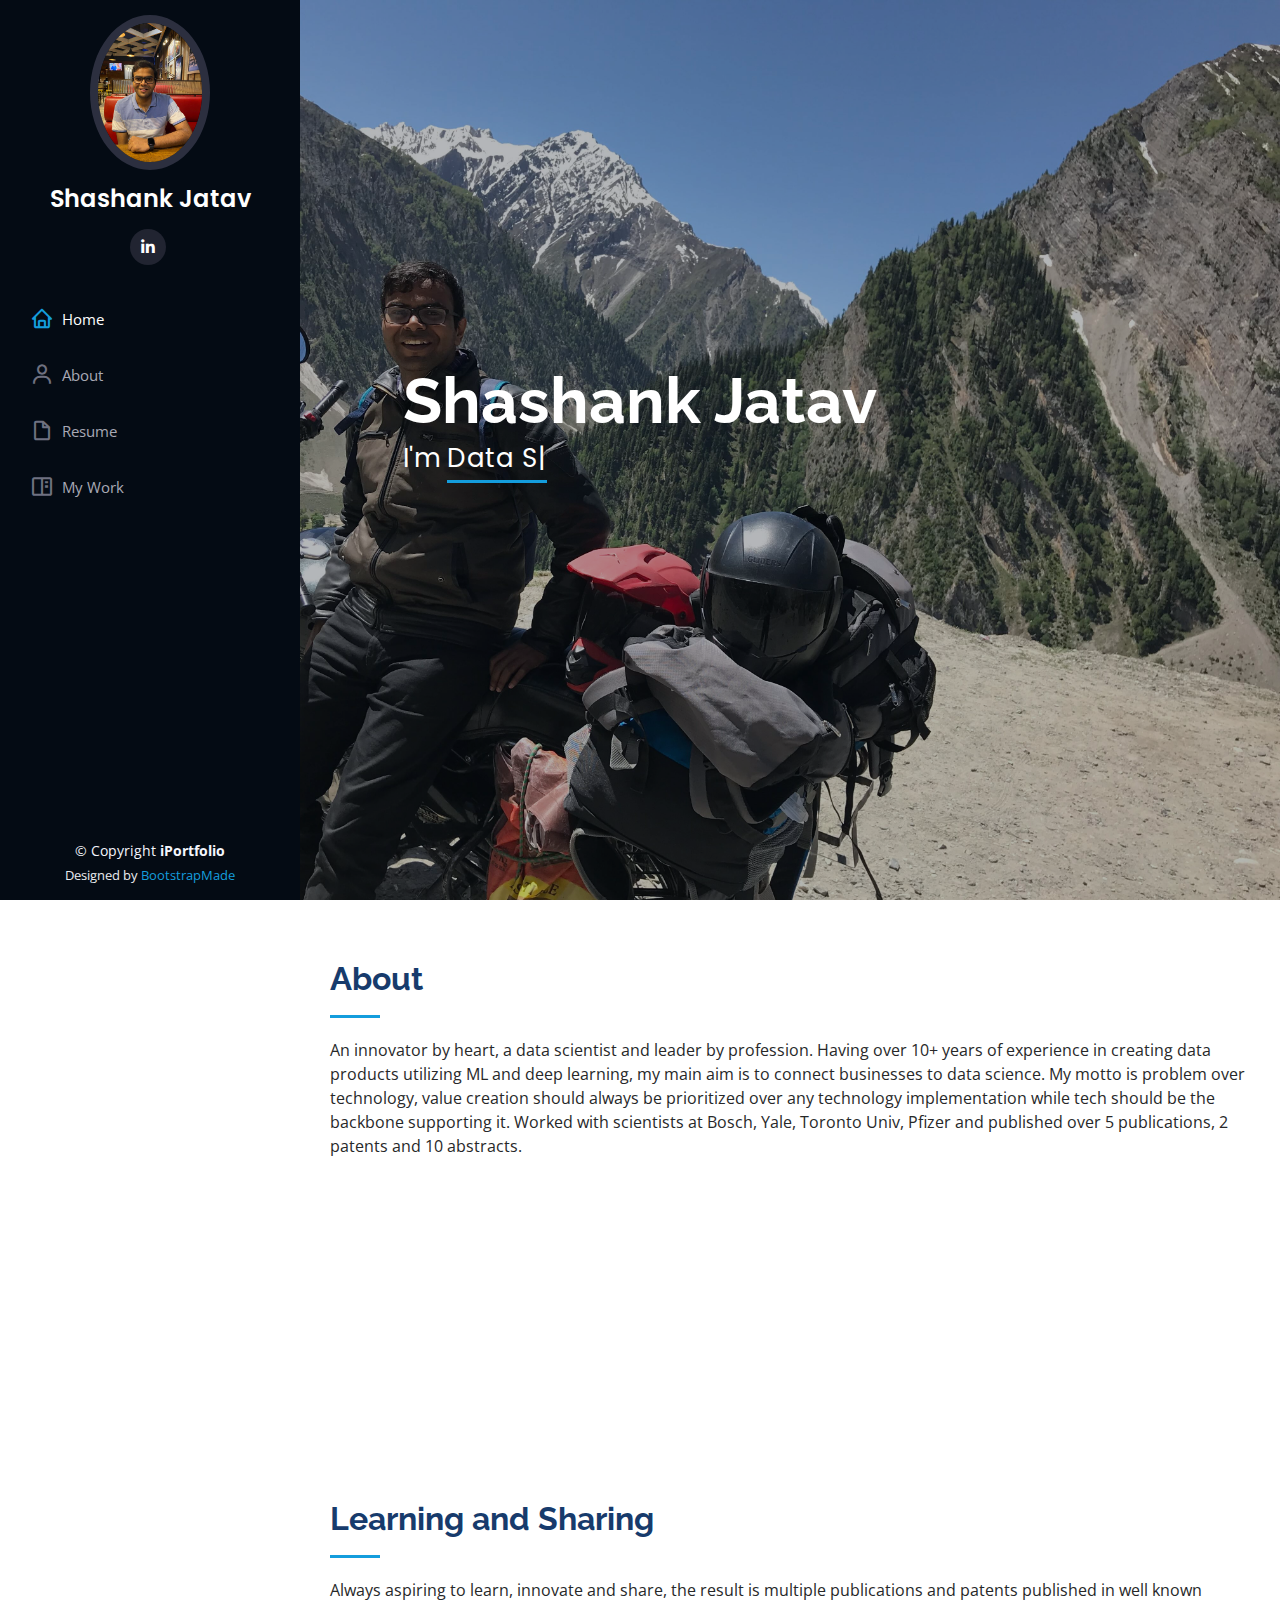
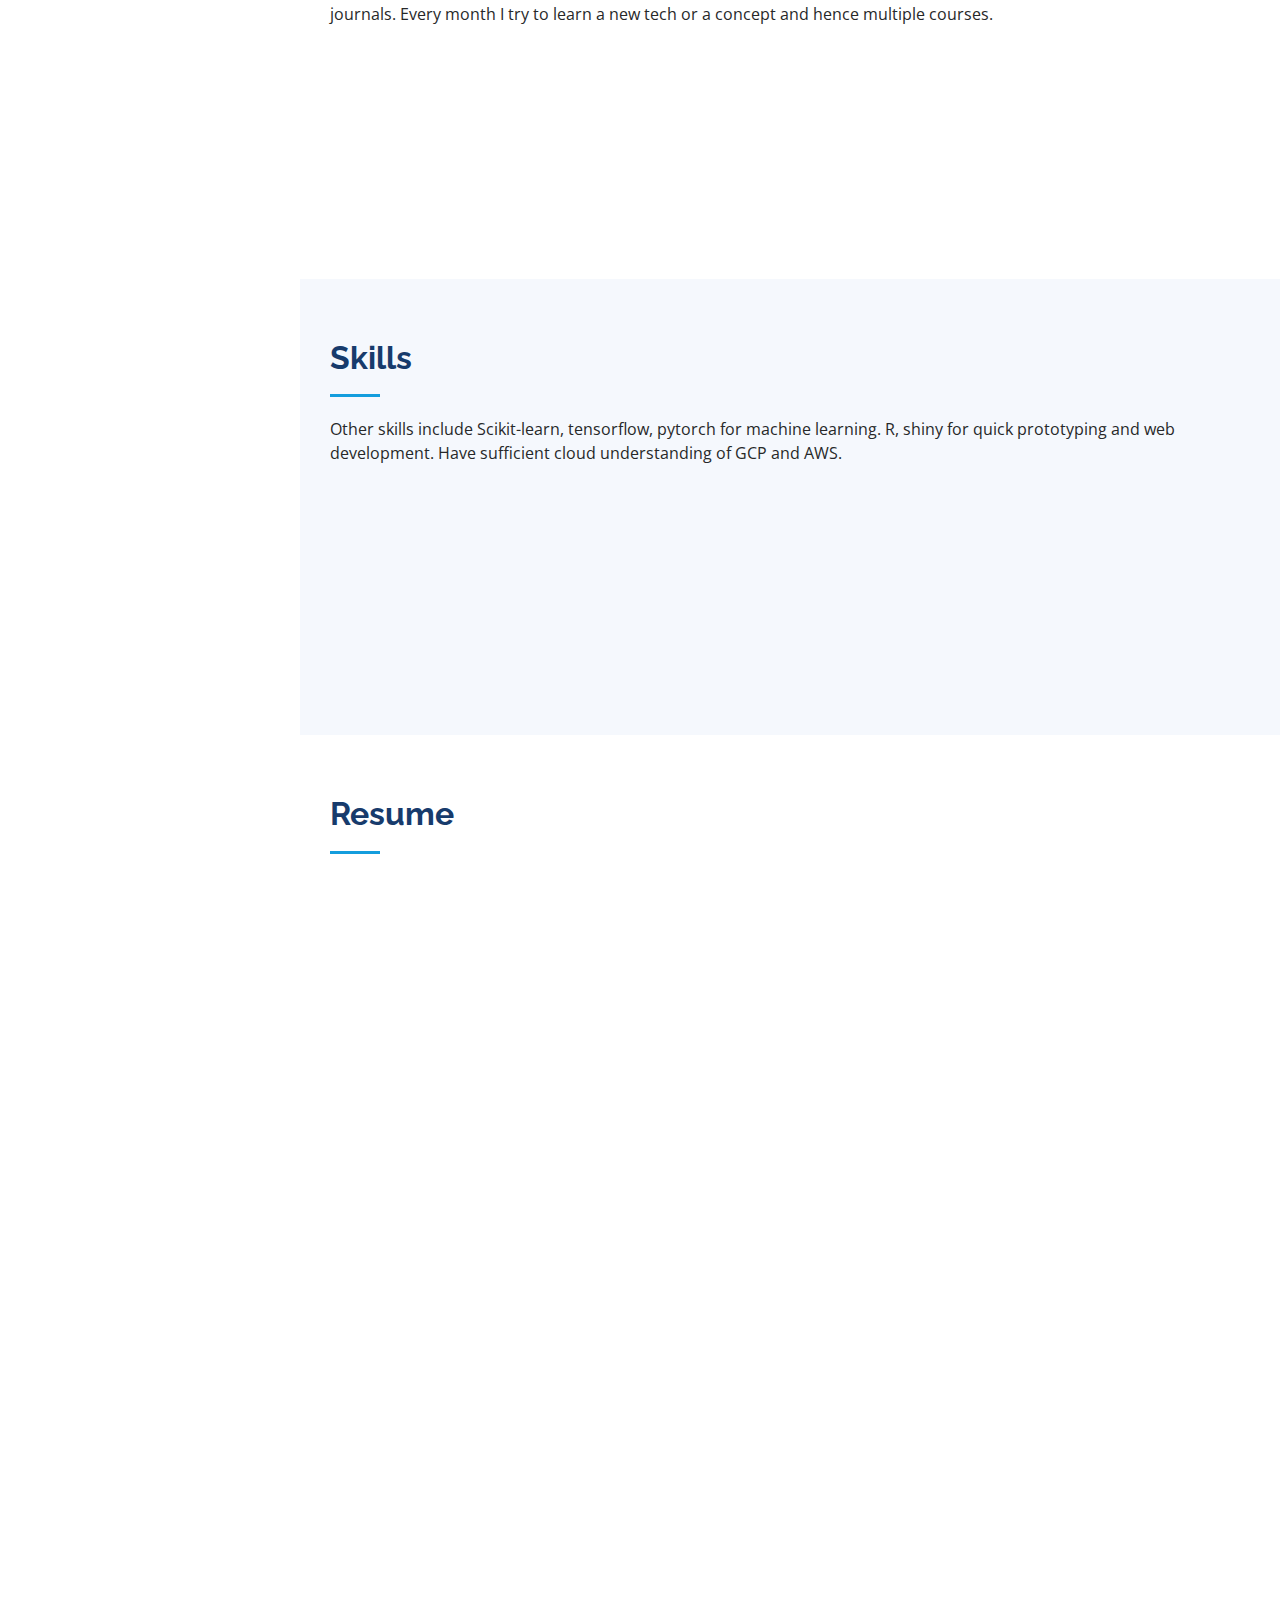
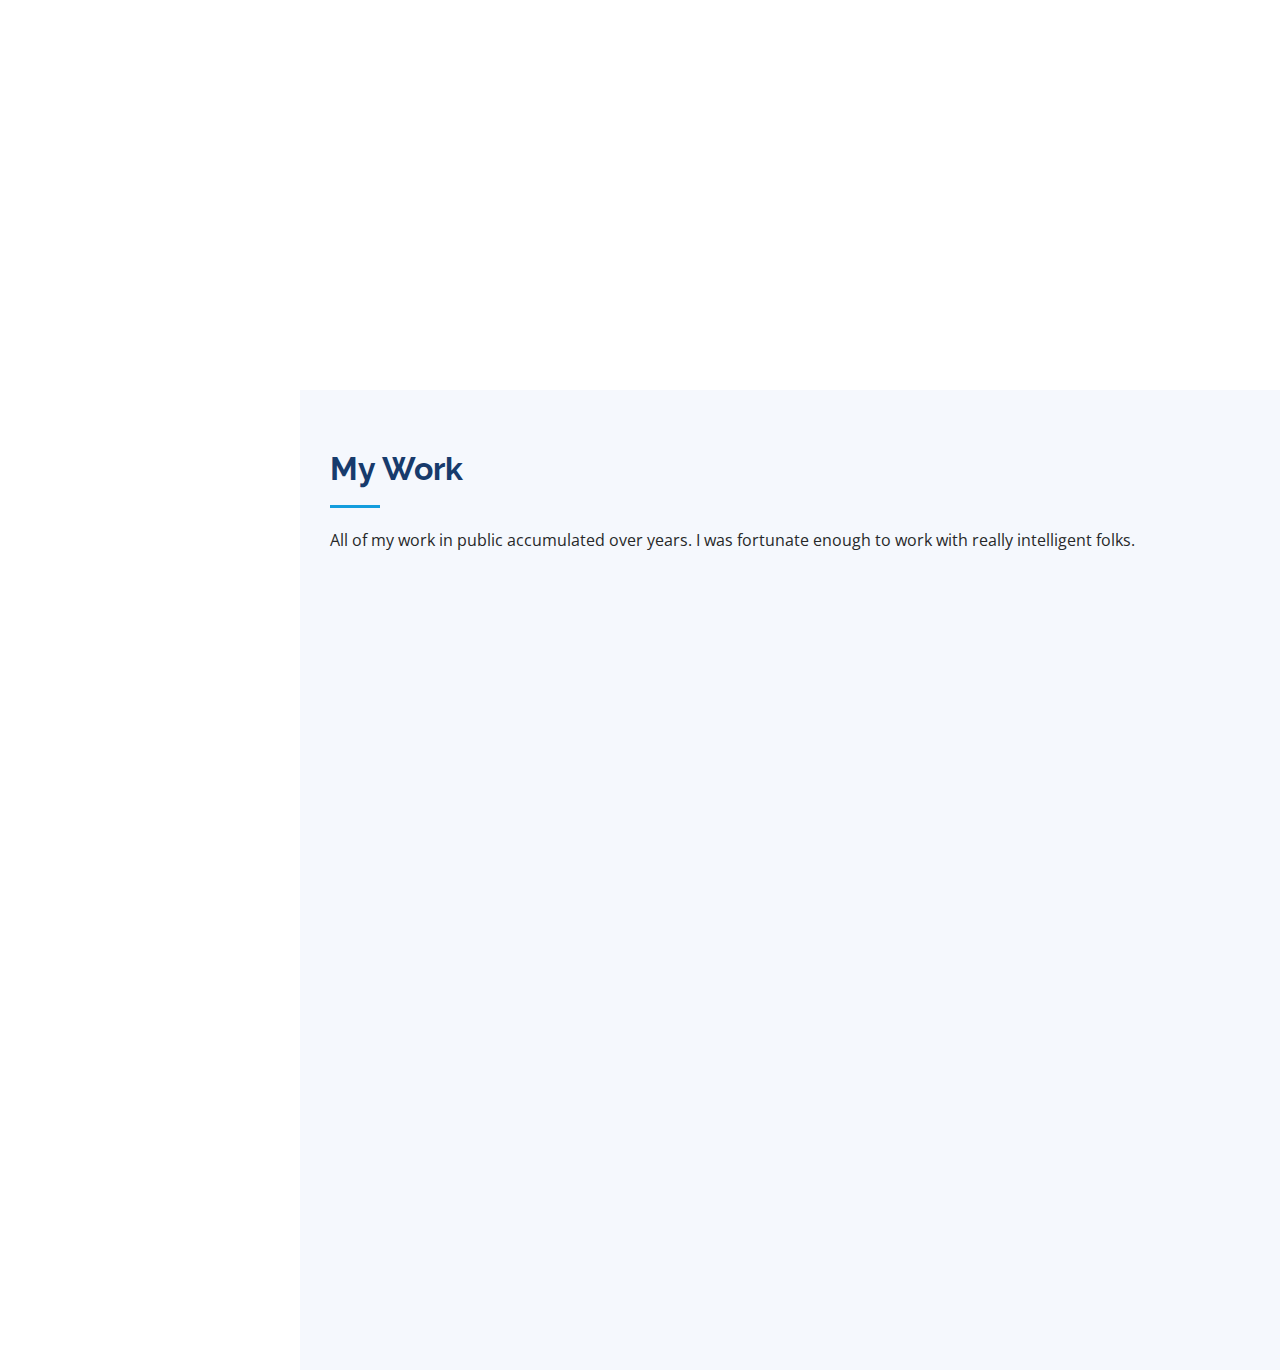
<file: index.html>
<!DOCTYPE html>
<html lang="en">

<head>
  <meta charset="utf-8">
  <meta content="width=device-width, initial-scale=1.0" name="viewport">

  <title>Shashank Jatav - Resume</title>
  <meta content="" name="description">
  <meta content="" name="keywords">

  <!-- Favicons -->
  <link href="assets/img/favicon.png" rel="icon">
  <link href="assets/img/apple-touch-icon.png" rel="apple-touch-icon">

  <!-- Google Fonts -->
  <link href="https://fonts.googleapis.com/css?family=Open+Sans:300,300i,400,400i,600,600i,700,700i|Raleway:300,300i,400,400i,500,500i,600,600i,700,700i|Poppins:300,300i,400,400i,500,500i,600,600i,700,700i" rel="stylesheet">

  <!-- Vendor CSS Files -->
  <link href="assets/vendor/aos/aos.css" rel="stylesheet">
  <link href="assets/vendor/bootstrap/css/bootstrap.min.css" rel="stylesheet">
  <link href="assets/vendor/bootstrap-icons/bootstrap-icons.css" rel="stylesheet">
  <link href="assets/vendor/boxicons/css/boxicons.min.css" rel="stylesheet">
  <link href="assets/vendor/glightbox/css/glightbox.min.css" rel="stylesheet">
  <link href="assets/vendor/swiper/swiper-bundle.min.css" rel="stylesheet">

  <!-- Template Main CSS File -->
  <link href="assets/css/style.css" rel="stylesheet">

  <!-- =======================================================
  * Template Name: iPortfolio
  * Updated: Jan 09 2024 with Bootstrap v5.3.2
  * Template URL: https://bootstrapmade.com/iportfolio-bootstrap-portfolio-websites-template/
  * Author: BootstrapMade.com
  * License: https://bootstrapmade.com/license/
  ======================================================== -->
</head>

<body>

  <!-- ======= Mobile nav toggle button ======= -->
  <i class="bi bi-list mobile-nav-toggle d-xl-none"></i>

  <!-- ======= Header ======= -->
  <header id="header">
    <div class="d-flex flex-column">

      <div class="profile">
        <img src="assets/img/profile-img.jpg" alt="" class="img-fluid rounded-circle">
        <h1 class="text-light"><a href="index.html">Shashank Jatav</a></h1>
        <div class="social-links mt-3 text-center">
          <a href="https://www.linkedin.com/in/shashank-jatav-6a071216/" target="_blank" class="linkedin"><i class="bx bxl-linkedin"></i></a>
        </div>
      </div>

      <nav id="navbar" class="nav-menu navbar">
        <ul>
          <li><a href="#hero" class="nav-link scrollto active"><i class="bx bx-home"></i> <span>Home</span></a></li>
          <li><a href="#about" class="nav-link scrollto"><i class="bx bx-user"></i> <span>About</span></a></li>
          <li><a href="#resume" class="nav-link scrollto"><i class="bx bx-file-blank"></i> <span>Resume</span></a></li>
          <li><a href="#portfolio" class="nav-link scrollto"><i class="bx bx-book-content"></i> <span>My Work</span></a></li>
        </ul>
      </nav><!-- .nav-menu -->
    </div>
  </header><!-- End Header -->

  <!-- ======= Hero Section ======= -->
  <section id="hero" class="d-flex flex-column justify-content-center align-items-center">
    <div class="hero-container" data-aos="fade-in">
      <h1>Shashank Jatav</h1>
      <p>I'm <span class="typed" data-typed-items="Data Science Leader, Innovator, Data Scientist"></span></p>
    </div>
  </section><!-- End Hero -->

  <main id="main">

    <!-- ======= About Section ======= -->
    <section id="about" class="about">
      <div class="container">

        <div class="section-title">
          <h2>About</h2>
          <p>An innovator by heart, a data scientist and leader by profession. Having over 10+ years of experience in creating data products utilizing ML and deep learning, my main aim is to connect businesses to data science. My motto is problem over technology, value creation should always be prioritized over any technology implementation while tech should be the backbone supporting it. Worked with scientists at Bosch, Yale, Toronto Univ, Pfizer and published over 5 publications, 2 patents and 10 abstracts.</p>
        </div>

        <div class="row">
          <div class="col-lg-2" data-aos="fade-right">
            <img src="assets/img/profile-img.jpg" class="img-fluid" alt="profile image">
          </div>
          <div class="col-lg-10 pt-4 pt-lg-0 content" data-aos="fade-left">
            <h3>Data Scientist &amp; Innovator.</h3>
            <p class="fst-italic">
              Graduated from IIT Kanpur, Mechanical Engineering in 2013, working since 2013 in various roles as an individual contributer and as a leader.
            </p>
            <div class="row">
              <div class="col-lg-6">
                <ul>
                  <li><i class="bi bi-chevron-right"></i> <strong>Birthday:</strong> <span>July 1992</span></li>
                  <li><i class="bi bi-chevron-right"></i> <strong>City:</strong> <span>Bengaluru, India</span></li>
                </ul>
              </div>
              <div class="col-lg-6">
                <ul>
                  <li><i class="bi bi-chevron-right"></i> <strong>College:</strong> <span>IIT Kanpur</span></li>
                  <li><i class="bi bi-chevron-right"></i> <strong>Email:</strong> <span>sra.65943@gmail.com</span></li>
                </ul>
              </div>
            </div>
          </div>
        </div>

      </div>
    </section><!-- End About Section -->

    <!-- ======= Facts Section ======= -->
    <section id="facts" class="facts">
      <div class="container">

        <div class="section-title">
          <h2>Learning and Sharing</h2>
          <p>Always aspiring to learn, innovate and share, the result is multiple publications and patents published in well known journals. Every month I try to learn a new tech or a concept and hence multiple courses. </p>
        </div>

        <div class="row no-gutters">

          <div class="col-lg-3 col-md-6 d-md-flex align-items-md-stretch" data-aos="fade-up">
            <div class="count-box">
              <i class="bi bi-journal-text"></i>
              <span data-purecounter-start="0" data-purecounter-end="5" data-purecounter-duration="1" class="purecounter"></span>
              <p><strong>Publications</strong> </p>
              <p>Over 50 citations</p>
            </div>
          </div>

          <div class="col-lg-3 col-md-6 d-md-flex align-items-md-stretch" data-aos="fade-up" data-aos-delay="100">
            <div class="count-box">
              <i class="bi bi-journal-richtext"></i>
              <span data-purecounter-start="0" data-purecounter-end="2" data-purecounter-duration="1" class="purecounter"></span>
              <p><strong>Patents</strong></p>
            </div>
          </div>

          <div class="col-lg-3 col-md-6 d-md-flex align-items-md-stretch" data-aos="fade-up" data-aos-delay="200">
            <div class="count-box">
              <i class="bi bi-journal-richtext"></i>
              <span data-purecounter-start="0" data-purecounter-end="10" data-purecounter-duration="1" class="purecounter"></span>
              <p><strong>Abstracts</strong> in conferences</p>
            </div>
          </div>

          <div class="col-lg-3 col-md-6 d-md-flex align-items-md-stretch" data-aos="fade-up" data-aos-delay="300">
            <div class="count-box">
              <i class="bi bi-file-medical"></i>
              <span data-purecounter-start="0" data-purecounter-end="8" data-purecounter-duration="1" class="purecounter"></span>
              <p><strong>Courses/Certifications</strong></p>
            </div>
          </div>

        </div>

      </div>
    </section><!-- End Facts Section -->

    <!-- ======= Skills Section ======= -->
    <section id="skills" class="skills section-bg">
      <div class="container">

        <div class="section-title">
          <h2>Skills</h2>
          <p>Other skills include Scikit-learn, tensorflow, pytorch for machine learning. R, shiny for quick prototyping and web development. Have sufficient cloud understanding of GCP and AWS.</p>
        </div>

        <div class="row skills-content">

          <div class="col-lg-6" data-aos="fade-up">

            <div class="progress">
              <span class="skill">Python <i class="val">80%</i></span>
              <div class="progress-bar-wrap">
                <div class="progress-bar" role="progressbar" aria-valuenow="80" aria-valuemin="0" aria-valuemax="100"></div>
              </div>
            </div>

            <div class="progress">
              <span class="skill">LLMs <i class="val">95%</i></span>
              <div class="progress-bar-wrap">
                <div class="progress-bar" role="progressbar" aria-valuenow="95" aria-valuemin="0" aria-valuemax="100"></div>
              </div>
            </div>

            <div class="progress">
              <span class="skill">Machine Learning <i class="val">90%</i></span>
              <div class="progress-bar-wrap">
                <div class="progress-bar" role="progressbar" aria-valuenow="90" aria-valuemin="0" aria-valuemax="100"></div>
              </div>
            </div>

          </div>

          <div class="col-lg-6" data-aos="fade-up" data-aos-delay="100">

            <div class="progress">
              <span class="skill">Natural Language Processing <i class="val">90%</i></span>
              <div class="progress-bar-wrap">
                <div class="progress-bar" role="progressbar" aria-valuenow="90" aria-valuemin="0" aria-valuemax="100"></div>
              </div>
            </div>

            <div class="progress">
              <span class="skill">Dockers <i class="val">90%</i></span>
              <div class="progress-bar-wrap">
                <div class="progress-bar" role="progressbar" aria-valuenow="90" aria-valuemin="0" aria-valuemax="100"></div>
              </div>
            </div>

            <div class="progress">
              <span class="skill">Spark <i class="val">45%</i></span>
              <div class="progress-bar-wrap">
                <div class="progress-bar" role="progressbar" aria-valuenow="45" aria-valuemin="0" aria-valuemax="100"></div>
              </div>
            </div>

          </div>

        </div>

      </div>
    </section><!-- End Skills Section -->

    <!-- ======= Resume Section ======= -->
    <section id="resume" class="resume">
      <div class="container">

        <div class="section-title">
          <h2>Resume</h2>
        </div>

          <div class="col-lg-12" data-aos="fade-up">

            <h3 class="resume-title">Education</h3>
            <div class="resume-item">
              <h4>B.Tech., Mechanical Engineering Grade:8.3</h4>
              <h5>2009 - 2013</h5>
              <p><em>Indian Institute of Technology, Kanpur, UP, India</em></p>
              <p>Started of with Mechanical Engineering, taught me the intricacies of manufacturing, physics and all the assumptions engineers make to run this world. I was really interested in mech, <strong>scored 9.0</strong> in all departmental courses and my first job would be in core engineering.</p>
            </div>
            <div class="resume-item">
              <h4>XIIth &amp; Xth ICSE/ISC Grade:92.8</h4>
              <h5>2006 - 2009</h5>
              <p><em>City Montessori School, Lucknow, UP, India</em></p>
              <p>Good old times, study wake up and then study. Life was too good with singular goals.</p>
            </div>
          </div>
          <div class="col-lg-12" data-aos="fade-up" data-aos-delay="100">
            <h3 class="resume-title">Professional Experience</h3>
            <div class="resume-item">
              <h4>Director NLP</h4>
              <h5>Aug 2023 - Present</h5>
              <p><em>Arintra, Bengaluru, India</em></p>
              <ul>
                <li><strong>Defined the NLP strategy</strong> of the product leading to increase in accuracy from 70 to <strong>more than 95</strong></li>
                <li><strong>Led the team to be highly performant</strong> and shipping LLMs into production, implemented monitoring and alerting to reduce <strong>variance in LLM output by 100%</strong></li>
              </ul>
            </div>
            <div class="resume-item">
              <h4>AI/ML Advisor</h4>
              <h5>May 2023 - July 2023</h5>
              <p><em>Elucidata, Remote</em></p>
              <p><em>Advising on LLM Strategy and team</em></p>
              <ul>
                <li><strong>Advised</strong> on using LLMs for data curation leading to an increase in F1 score beyond 90 and surpassing human accuracy</li>
                <li>Contributed to team structure and setting up of delivery processes</li>
              </ul>
            </div>
            <div class="resume-item">
              <h4>Director Data Products</h4>
              <h5>Nov 2020 - Apr 2023</h5>
              <p><em>Elucidata, New Delhi, India</em></p>
              <p><em>Leading all data product development</em></p>
              <ul>
                <li><strong>Leading</strong> ingestion, curation, quality control of over <strong>a million datasets</strong> on the platform</li>
                <li><strong>Formulated</strong> ML data offering leading to product revenue growth from <strong>100k to 1 million dollars ARR</strong></li>
                <li><strong>Grew</strong> the team from 4 to 20, created a ML team from scratch doing <strong>deep learning NLP and MLOps</strong></li>
                <li><strong>Championed</strong> the idea of data centric NLP for curation leading to reduction of curation costs by <strong>100%</strong></li>
              </ul>
            </div>
            <div class="resume-item">
              <h4>Senior Data Scientist</h4>
              <h5>Nov 2018 - Nov 2020</h5>
              <p><em>Elucidata, New Delhi, India</em></p>
              <p><em>Leading innovation projects and key product initiatives</em></p>
              <ul>
                <li><strong>Initiated</strong> multiple ML projects in the organisation that included <strong>deep learning NLP and Bioinformatics ML</strong> leading to first <strong>100k dollars revenue</strong> from ML</li>
                <li><strong>Streamlined</strong> data science practices in organisation using modern development tools leading to <strong>TAT reduction by 100%</strong></li>
                <li><strong>Conceptualised and led</strong> the product development of first data offering for the organisation resulting in organization level pivot and ML based IP creation that led to <strong>funding round of 5 million dollars and Series A of 16 million dollars</strong></li>
              </ul>
            </div>
            <div class="resume-item">
              <h4>Senior Data Scientist</h4>
              <h5>Nov 2016 - Nov 2018</h5>
              <p><em>Elucidata, New Delhi, India</em></p>
              <p><em>Responsible for initial service projects, creating a parallel revenue stream</em></p>
              <ul>
                <li><strong>Created</strong> service led revenue stream from <strong>zero to 500k dollars</strong>, work involved analyzing public and proprietary datasets</li>
                <li>Found a <strong>therapeutic target using ML</strong> for an early-stage startup leading to a <strong>million dollar revenue</strong></li>
                <li><strong>Collaborated</strong> with scientists from top universities and Pharma such as <strong>Yale, Toronto, Pfizer, UFL</strong> leading to multiple publications</li>
              </ul>
            </div>
            <div class="resume-item">
              <h4>Assistant Manager (Engineering Powertrain R&D)</h4>
              <h5>July 2013 - Nov 2016</h5>
              <p><em>Bosch Limited, Bangalore, India</em></p>
              <p><em>Responsible for engine calibration and strategy development for Indian future emission norms</em></p>
              <ul>
                <li>Developed, tested and proved <strong>emission strategy</strong> for various low priced commercial vehicles which are <strong>unique to Indian Market</strong></li>
                <li><strong>Skilled in Data Representation</strong> - Analysis, representation of data generated using various tools such as uniplot, excel etc.</li>
                <li><strong>Filed 2 Indian Patents</strong> for increasing volumetric efficiency of engines, <strong>authored 6 invention reports, 2 development reports</strong></li>
              </ul>
              <p><em>Project 1: Development and testing of emission strategy for single and two cylinder naturally aspirated engines (Dec 13 - Jan 16)</em></p>
              <ul>
                <li>Performed <strong>requirement engineering</strong> for single and two cylinder engines to assess injection pressure required</li>
                <li><strong>Validated</strong> the emission strategy with developed prototypes and optimized existing strategy for minimizing cost</li>
                <li>Developed strategy is being <strong>incorporated on 2,00,000 vehicles</strong> all over India for stringent BS4 emission norms</li>
              </ul>
              <p><em>Project 2: Requirement Engineering for single cylinder engines to meet stringer BS6 emission norms (Jan 16 - Nov 16)</em></p>
              <ul>
                <li><strong>Defined and assessed</strong> a novel air system for meeting stringiest emission norm in the world for single cylinder NA diesel engines</li>
              </ul>
            </div>
          </div>

      </div>
    </section><!-- End Resume Section -->

    <!-- ======= Portfolio Section ======= -->
    <section id="portfolio" class="portfolio section-bg">
      <div class="container">

        <div class="section-title">
          <h2>My Work</h2>
          <p>All of my work in public accumulated over years. I was fortunate enough to work with really intelligent folks.</p>
        </div>

        <div class="row" data-aos="fade-up">
          <div class="col-lg-12 d-flex justify-content-center">
            <ul id="portfolio-flters">
              <li data-filter="*" class="filter-active">All</li>
              <li data-filter=".filter-papers">Publications</li>
              <li data-filter=".filter-course">Courses/Certifications</li>
              <li data-filter=".filter-patent">Patents</li>
              <li data-filter=".filter-presentation">Presentations</li>
            </ul>
          </div>
        </div>

        <div class="row portfolio-container" data-aos="fade-up" data-aos-delay="100">

          <div class="col-lg-4 col-md-6 portfolio-item filter-course">
            <div class="portfolio-wrap">
              <img src="assets/img/portfolio/DeepLearningSpecialization.png" class="img-fluid" alt="">
              <div class="portfolio-links">
                <a href="assets/img/portfolio/DeepLearningSpecialization.png" data-gallery="portfolioGallery" class="portfolio-lightbox" title="Course 1"><i class="bx bx-plus"></i></a>
                <a href="portfolio-details-deep-learning.html" title="More Details"><i class="bx bx-link"></i></a>
              </div>
            </div>
          </div>

          <div class="col-lg-4 col-md-6 portfolio-item filter-papers">
            <div class="portfolio-wrap">
              <img src="assets/img/portfolio/Paper-Pfizer.png" class="img-fluid" alt="">
              <div class="portfolio-links">
                <a href="assets/img/portfolio/Paper-Pfizer.png" data-gallery="portfolioGallery" class="portfolio-lightbox" title="Paper 1"><i class="bx bx-plus"></i></a>
                <a href="portfolio-details-PaperPfizer.html" title="More Details"><i class="bx bx-link"></i></a>
              </div>
            </div>
          </div>

          <div class="col-lg-4 col-md-6 portfolio-item filter-course">
            <div class="portfolio-wrap">
              <img src="assets/img/portfolio/MachineLearningCourse.png" class="img-fluid" alt="">
              <div class="portfolio-links">
                <a href="assets/img/portfolio/MachineLearningCourse.png" data-gallery="portfolioGallery" class="portfolio-lightbox" title="Course 2"><i class="bx bx-plus"></i></a>
                <a href="portfolio-details-MLCourse.html" title="More Details"><i class="bx bx-link"></i></a>
              </div>
            </div>
          </div>

          <div class="col-lg-4 col-md-6 portfolio-item filter-patent">
            <div class="portfolio-wrap">
              <img src="assets/img/portfolio/Patent1-Fig1.png" class="img-fluid" alt="">
              <div class="portfolio-links">
                <a href="assets/img/portfolio/Patent1-Fig1.png" data-gallery="portfolioGallery" class="portfolio-lightbox" title="Card 2"><i class="bx bx-plus"></i></a>
                <a href="portfolio-details-Patent1.html" title="More Details"><i class="bx bx-link"></i></a>
              </div>
            </div>
          </div>

          <div class="col-lg-4 col-md-6 portfolio-item filter-presentation">
            <div class="portfolio-wrap">
              <img src="assets/img/portfolio/Presentation-Team.png" class="img-fluid" alt="">
              <div class="portfolio-links">
                <a href="assets/img/portfolio/Presentation-Team.png" data-gallery="portfolioGallery" class="portfolio-lightbox" title="Web 2"><i class="bx bx-plus"></i></a>
                <a href="portfolio-details-Pres-Team.html" title="More Details"><i class="bx bx-link"></i></a>
              </div>
            </div>
          </div>

          <div class="col-lg-4 col-md-6 portfolio-item filter-course">
            <div class="portfolio-wrap">
              <img src="assets/img/portfolio/SPJainCourse.png" class="img-fluid" alt="">
              <div class="portfolio-links">
                <a href="assets/img/portfolio/SPJainCourse.png" data-gallery="portfolioGallery" class="portfolio-lightbox" title="Course 3"><i class="bx bx-plus"></i></a>
                <a href="portfolio-details-SPJain.html" title="More Details"><i class="bx bx-link"></i></a>
              </div>
            </div>
          </div>

          <div class="col-lg-4 col-md-6 portfolio-item filter-presentation">
            <div class="portfolio-wrap">
              <img src="assets/img/portfolio/Presentation-NLP.png" class="img-fluid" alt="">
              <div class="portfolio-links">
                <a href="assets/img/portfolio/Presentation-NLP.png" data-gallery="portfolioGallery" class="portfolio-lightbox" title="Card 1"><i class="bx bx-plus"></i></a>
                <a href="portfolio-details-Pres-NLP.html" title="More Details"><i class="bx bx-link"></i></a>
              </div>
            </div>
          </div>

          <div class="col-lg-4 col-md-6 portfolio-item filter-presentation">
            <div class="portfolio-wrap">
              <img src="assets/img/portfolio/Presentation-UGM.png" class="img-fluid" alt="">
              <div class="portfolio-links">
                <a href="assets/img/portfolio/Presentation-UGM.png" data-gallery="portfolioGallery" class="portfolio-lightbox" title="Web 3"><i class="bx bx-plus"></i></a>
                <a href="portfolio-details-Pres-UserGroup.html" title="More Details"><i class="bx bx-link"></i></a>
              </div>
            </div>
          </div>

        </div>

      </div>
    </section><!-- End Portfolio Section -->

  </main><!-- End #main -->

  <!-- ======= Footer ======= -->
  <footer id="footer">
    <div class="container">
      <div class="copyright">
        &copy; Copyright <strong><span>iPortfolio</span></strong>
      </div>
      <div class="credits">
        <!-- All the links in the footer should remain intact. -->
        <!-- You can delete the links only if you purchased the pro version. -->
        <!-- Licensing information: https://bootstrapmade.com/license/ -->
        <!-- Purchase the pro version with working PHP/AJAX contact form: https://bootstrapmade.com/iportfolio-bootstrap-portfolio-websites-template/ -->
        Designed by <a href="https://bootstrapmade.com/">BootstrapMade</a>
      </div>
    </div>
  </footer><!-- End  Footer -->

  <a href="#" class="back-to-top d-flex align-items-center justify-content-center"><i class="bi bi-arrow-up-short"></i></a>

  <!-- Vendor JS Files -->
  <script src="assets/vendor/purecounter/purecounter_vanilla.js"></script>
  <script src="assets/vendor/aos/aos.js"></script>
  <script src="assets/vendor/bootstrap/js/bootstrap.bundle.min.js"></script>
  <script src="assets/vendor/glightbox/js/glightbox.min.js"></script>
  <script src="assets/vendor/isotope-layout/isotope.pkgd.min.js"></script>
  <script src="assets/vendor/swiper/swiper-bundle.min.js"></script>
  <script src="assets/vendor/typed.js/typed.umd.js"></script>
  <script src="assets/vendor/waypoints/noframework.waypoints.js"></script>
  <script src="assets/vendor/php-email-form/validate.js"></script>

  <!-- Template Main JS File -->
  <script src="assets/js/main.js"></script>

</body>

</html>
</file>
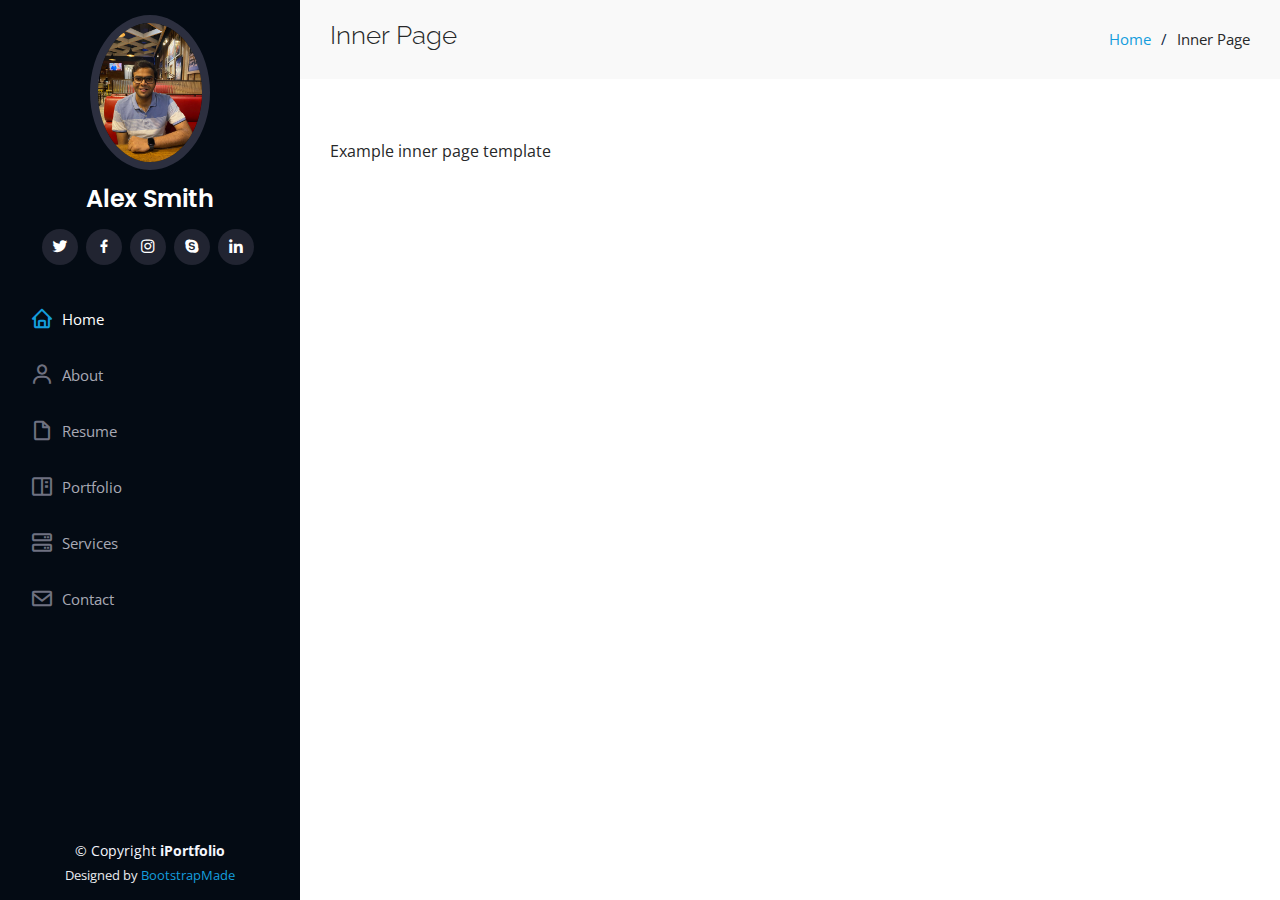
<file: inner-page.html>
<!DOCTYPE html>
<html lang="en">

<head>
  <meta charset="utf-8">
  <meta content="width=device-width, initial-scale=1.0" name="viewport">

  <title>Inner Page - iPortfolio Bootstrap Template</title>
  <meta content="" name="description">
  <meta content="" name="keywords">

  <!-- Favicons -->
  <link href="assets/img/favicon.png" rel="icon">
  <link href="assets/img/apple-touch-icon.png" rel="apple-touch-icon">

  <!-- Google Fonts -->
  <link href="https://fonts.googleapis.com/css?family=Open+Sans:300,300i,400,400i,600,600i,700,700i|Raleway:300,300i,400,400i,500,500i,600,600i,700,700i|Poppins:300,300i,400,400i,500,500i,600,600i,700,700i" rel="stylesheet">

  <!-- Vendor CSS Files -->
  <link href="assets/vendor/aos/aos.css" rel="stylesheet">
  <link href="assets/vendor/bootstrap/css/bootstrap.min.css" rel="stylesheet">
  <link href="assets/vendor/bootstrap-icons/bootstrap-icons.css" rel="stylesheet">
  <link href="assets/vendor/boxicons/css/boxicons.min.css" rel="stylesheet">
  <link href="assets/vendor/glightbox/css/glightbox.min.css" rel="stylesheet">
  <link href="assets/vendor/swiper/swiper-bundle.min.css" rel="stylesheet">

  <!-- Template Main CSS File -->
  <link href="assets/css/style.css" rel="stylesheet">

  <!-- =======================================================
  * Template Name: iPortfolio
  * Updated: Jan 09 2024 with Bootstrap v5.3.2
  * Template URL: https://bootstrapmade.com/iportfolio-bootstrap-portfolio-websites-template/
  * Author: BootstrapMade.com
  * License: https://bootstrapmade.com/license/
  ======================================================== -->
</head>

<body>

  <!-- ======= Mobile nav toggle button ======= -->
  <i class="bi bi-list mobile-nav-toggle d-xl-none"></i>

  <!-- ======= Header ======= -->
  <header id="header">
    <div class="d-flex flex-column">

      <div class="profile">
        <img src="assets/img/profile-img.jpg" alt="" class="img-fluid rounded-circle">
        <h1 class="text-light"><a href="index.html">Alex Smith</a></h1>
        <div class="social-links mt-3 text-center">
          <a href="#" class="twitter"><i class="bx bxl-twitter"></i></a>
          <a href="#" class="facebook"><i class="bx bxl-facebook"></i></a>
          <a href="#" class="instagram"><i class="bx bxl-instagram"></i></a>
          <a href="#" class="google-plus"><i class="bx bxl-skype"></i></a>
          <a href="#" class="linkedin"><i class="bx bxl-linkedin"></i></a>
        </div>
      </div>

      <nav id="navbar" class="nav-menu navbar">
        <ul>
          <li><a href="#hero" class="nav-link scrollto active"><i class="bx bx-home"></i> <span>Home</span></a></li>
          <li><a href="#about" class="nav-link scrollto"><i class="bx bx-user"></i> <span>About</span></a></li>
          <li><a href="#resume" class="nav-link scrollto"><i class="bx bx-file-blank"></i> <span>Resume</span></a></li>
          <li><a href="#portfolio" class="nav-link scrollto"><i class="bx bx-book-content"></i> <span>Portfolio</span></a></li>
          <li><a href="#services" class="nav-link scrollto"><i class="bx bx-server"></i> <span>Services</span></a></li>
          <li><a href="#contact" class="nav-link scrollto"><i class="bx bx-envelope"></i> <span>Contact</span></a></li>
        </ul>
      </nav><!-- .nav-menu -->
    </div>
  </header><!-- End Header -->

  <main id="main">

    <!-- ======= Breadcrumbs ======= -->
    <section class="breadcrumbs">
      <div class="container">

        <div class="d-flex justify-content-between align-items-center">
          <h2>Inner Page</h2>
          <ol>
            <li><a href="index.html">Home</a></li>
            <li>Inner Page</li>
          </ol>
        </div>

      </div>
    </section><!-- End Breadcrumbs -->

    <section class="inner-page">
      <div class="container">
        <p>
          Example inner page template
        </p>
      </div>
    </section>

  </main><!-- End #main -->

  <!-- ======= Footer ======= -->
  <footer id="footer">
    <div class="container">
      <div class="copyright">
        &copy; Copyright <strong><span>iPortfolio</span></strong>
      </div>
      <div class="credits">
        <!-- All the links in the footer should remain intact. -->
        <!-- You can delete the links only if you purchased the pro version. -->
        <!-- Licensing information: https://bootstrapmade.com/license/ -->
        <!-- Purchase the pro version with working PHP/AJAX contact form: https://bootstrapmade.com/iportfolio-bootstrap-portfolio-websites-template/ -->
        Designed by <a href="https://bootstrapmade.com/">BootstrapMade</a>
      </div>
    </div>
  </footer><!-- End  Footer -->

  <a href="#" class="back-to-top d-flex align-items-center justify-content-center"><i class="bi bi-arrow-up-short"></i></a>

  <!-- Vendor JS Files -->
  <script src="assets/vendor/purecounter/purecounter_vanilla.js"></script>
  <script src="assets/vendor/aos/aos.js"></script>
  <script src="assets/vendor/bootstrap/js/bootstrap.bundle.min.js"></script>
  <script src="assets/vendor/glightbox/js/glightbox.min.js"></script>
  <script src="assets/vendor/isotope-layout/isotope.pkgd.min.js"></script>
  <script src="assets/vendor/swiper/swiper-bundle.min.js"></script>
  <script src="assets/vendor/typed.js/typed.umd.js"></script>
  <script src="assets/vendor/waypoints/noframework.waypoints.js"></script>
  <script src="assets/vendor/php-email-form/validate.js"></script>

  <!-- Template Main JS File -->
  <script src="assets/js/main.js"></script>

</body>

</html>
</file>
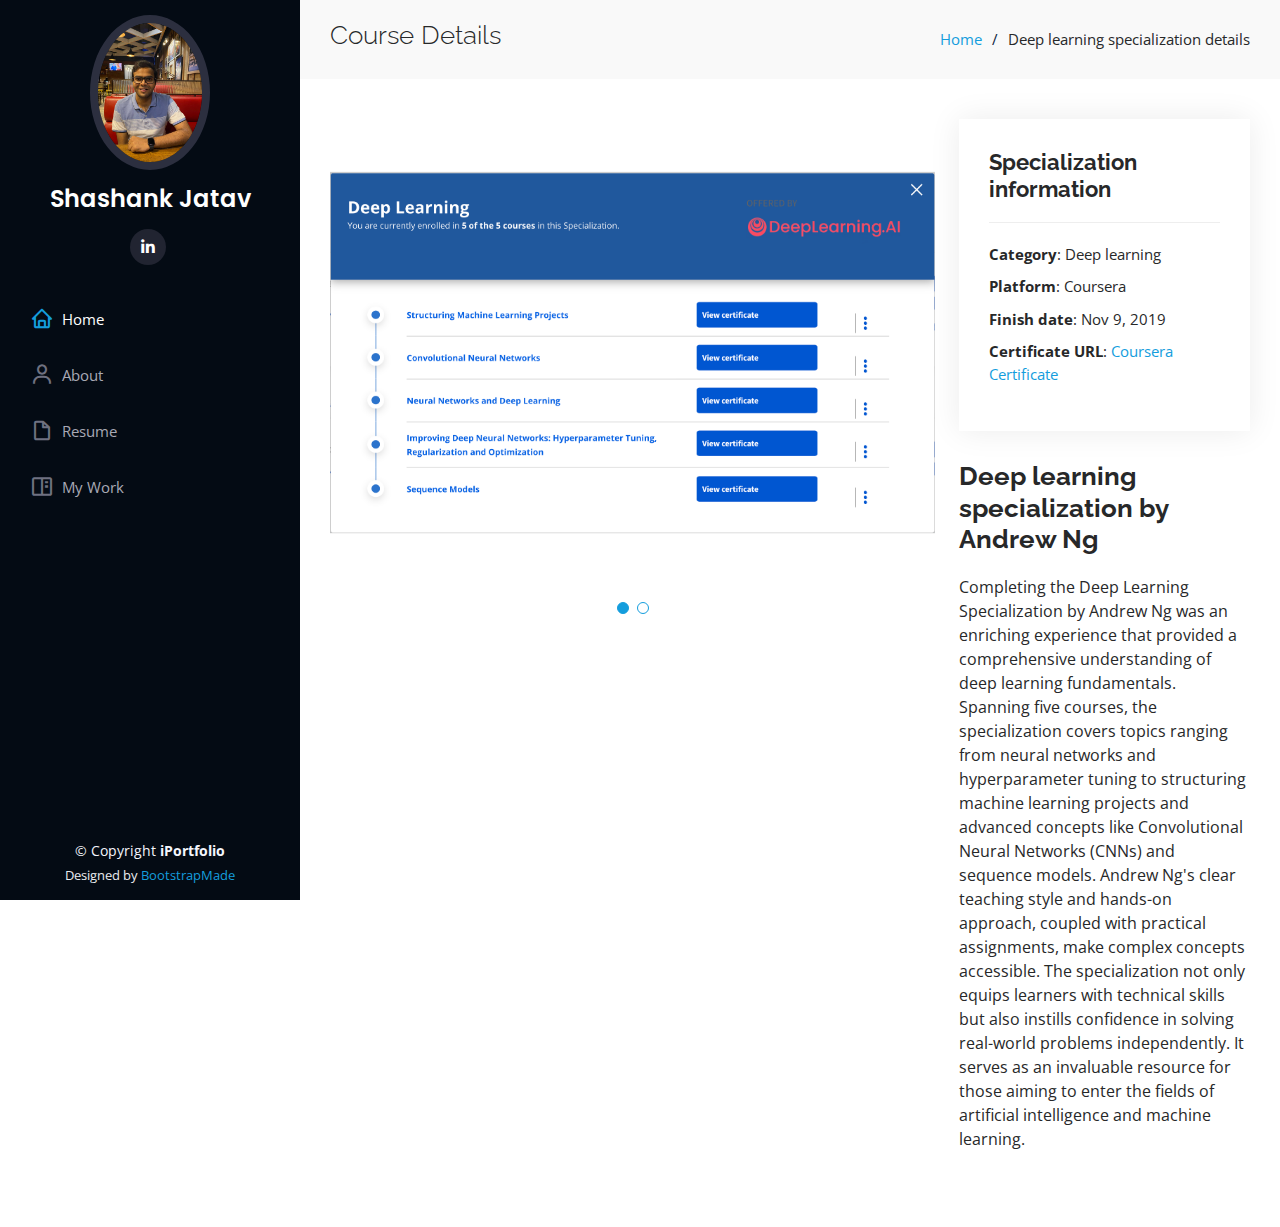
<file: portfolio-details-deep-learning.html>
<!DOCTYPE html>
<html lang="en">

<head>
  <meta charset="utf-8">
  <meta content="width=device-width, initial-scale=1.0" name="viewport">

  <title>Course Details - Deep Learning Specialization</title>
  <meta content="" name="description">
  <meta content="" name="keywords">

  <!-- Favicons -->
  <link href="assets/img/favicon.png" rel="icon">
  <link href="assets/img/apple-touch-icon.png" rel="apple-touch-icon">

  <!-- Google Fonts -->
  <link href="https://fonts.googleapis.com/css?family=Open+Sans:300,300i,400,400i,600,600i,700,700i|Raleway:300,300i,400,400i,500,500i,600,600i,700,700i|Poppins:300,300i,400,400i,500,500i,600,600i,700,700i" rel="stylesheet">

  <!-- Vendor CSS Files -->
  <link href="assets/vendor/aos/aos.css" rel="stylesheet">
  <link href="assets/vendor/bootstrap/css/bootstrap.min.css" rel="stylesheet">
  <link href="assets/vendor/bootstrap-icons/bootstrap-icons.css" rel="stylesheet">
  <link href="assets/vendor/boxicons/css/boxicons.min.css" rel="stylesheet">
  <link href="assets/vendor/glightbox/css/glightbox.min.css" rel="stylesheet">
  <link href="assets/vendor/swiper/swiper-bundle.min.css" rel="stylesheet">

  <!-- Template Main CSS File -->
  <link href="assets/css/style.css" rel="stylesheet">

  <!-- =======================================================
  * Template Name: iPortfolio
  * Updated: Jan 09 2024 with Bootstrap v5.3.2
  * Template URL: https://bootstrapmade.com/iportfolio-bootstrap-portfolio-websites-template/
  * Author: BootstrapMade.com
  * License: https://bootstrapmade.com/license/
  ======================================================== -->
</head>

<body>

  <!-- ======= Mobile nav toggle button ======= -->
  <i class="bi bi-list mobile-nav-toggle d-xl-none"></i>

  <!-- ======= Header ======= -->
  <header id="header">
    <div class="d-flex flex-column">

      <div class="profile">
        <img src="assets/img/profile-img.jpg" alt="" class="img-fluid rounded-circle">
        <h1 class="text-light"><a href="index.html">Shashank Jatav</a></h1>
        <div class="social-links mt-3 text-center">
          <a href="https://www.linkedin.com/in/shashank-jatav-6a071216/" target="_blank" class="linkedin"><i class="bx bxl-linkedin"></i></a>
        </div>
      </div>

      <nav id="navbar" class="nav-menu navbar">
        <ul>
          <li><a href="index.html#hero" class="nav-link scrollto active"><i class="bx bx-home"></i> <span>Home</span></a></li>
          <li><a href="index.html#about" class="nav-link scrollto"><i class="bx bx-user"></i> <span>About</span></a></li>
          <li><a href="index.html#resume" class="nav-link scrollto"><i class="bx bx-file-blank"></i> <span>Resume</span></a></li>
          <li><a href="index.html#portfolio" class="nav-link scrollto"><i class="bx bx-book-content"></i> <span>My Work</span></a></li>
        </ul>
      </nav><!-- .nav-menu -->
    </div>
  </header><!-- End Header -->

  <main id="main">

    <!-- ======= Breadcrumbs ======= -->
    <section id="breadcrumbs" class="breadcrumbs">
      <div class="container">

        <div class="d-flex justify-content-between align-items-center">
          <h2>Course Details</h2>
          <ol>
            <li><a href="index.html">Home</a></li>
            <li>Deep learning specialization details</li>
          </ol>
        </div>

      </div>
    </section><!-- End Breadcrumbs -->

    <!-- ======= Portfolio Details Section ======= -->
    <section id="portfolio-details" class="portfolio-details">
      <div class="container">

        <div class="row gy-4">

          <div class="col-lg-8">
            <div class="portfolio-details-slider swiper">
              <div class="swiper-wrapper align-items-center">

                <div class="swiper-slide">
                  <img src="assets/img/portfolio/DeepLearningPortfolio-1.png" alt="">
                </div>

                <div class="swiper-slide">
                  <img src="assets/img/portfolio/DeepLearningPortfolio-2.png" alt="">
                </div>

              </div>
              <div class="swiper-pagination"></div>
            </div>
          </div>

          <div class="col-lg-4">
            <div class="portfolio-info">
              <h3>Specialization information</h3>
              <ul>
                <li><strong>Category</strong>: Deep learning</li>
                <li><strong>Platform</strong>: Coursera</li>
                <li><strong>Finish date</strong>: Nov 9, 2019</li>
                <li><strong>Certificate URL</strong>: <a href="https://coursera.org/share/9820eebcdef16dd9fc4e2f3a75569d72" target="_blank">Coursera Certificate</a></li>
              </ul>
            </div>
            <div class="portfolio-description">
              <h2>Deep learning specialization by Andrew Ng</h2>
              <p>
                Completing the Deep Learning Specialization by Andrew Ng was an enriching experience that provided a comprehensive understanding of deep learning fundamentals. Spanning five courses, the specialization covers topics ranging from neural networks and hyperparameter tuning to structuring machine learning projects and advanced concepts like Convolutional Neural Networks (CNNs) and sequence models. Andrew Ng's clear teaching style and hands-on approach, coupled with practical assignments, make complex concepts accessible. The specialization not only equips learners with technical skills but also instills confidence in solving real-world problems independently. It serves as an invaluable resource for those aiming to enter the fields of artificial intelligence and machine learning.
              </p>
            </div>
          </div>

        </div>

      </div>
    </section><!-- End Portfolio Details Section -->

  </main><!-- End #main -->

  <!-- ======= Footer ======= -->
  <footer id="footer">
    <div class="container">
      <div class="copyright">
        &copy; Copyright <strong><span>iPortfolio</span></strong>
      </div>
      <div class="credits">
        <!-- All the links in the footer should remain intact. -->
        <!-- You can delete the links only if you purchased the pro version. -->
        <!-- Licensing information: https://bootstrapmade.com/license/ -->
        <!-- Purchase the pro version with working PHP/AJAX contact form: https://bootstrapmade.com/iportfolio-bootstrap-portfolio-websites-template/ -->
        Designed by <a href="https://bootstrapmade.com/">BootstrapMade</a>
      </div>
    </div>
  </footer><!-- End  Footer -->

  <a href="#" class="back-to-top d-flex align-items-center justify-content-center"><i class="bi bi-arrow-up-short"></i></a>

  <!-- Vendor JS Files -->
  <script src="assets/vendor/purecounter/purecounter_vanilla.js"></script>
  <script src="assets/vendor/aos/aos.js"></script>
  <script src="assets/vendor/bootstrap/js/bootstrap.bundle.min.js"></script>
  <script src="assets/vendor/glightbox/js/glightbox.min.js"></script>
  <script src="assets/vendor/isotope-layout/isotope.pkgd.min.js"></script>
  <script src="assets/vendor/swiper/swiper-bundle.min.js"></script>
  <script src="assets/vendor/typed.js/typed.umd.js"></script>
  <script src="assets/vendor/waypoints/noframework.waypoints.js"></script>
  <script src="assets/vendor/php-email-form/validate.js"></script>

  <!-- Template Main JS File -->
  <script src="assets/js/main.js"></script>

</body>

</html>
</file>
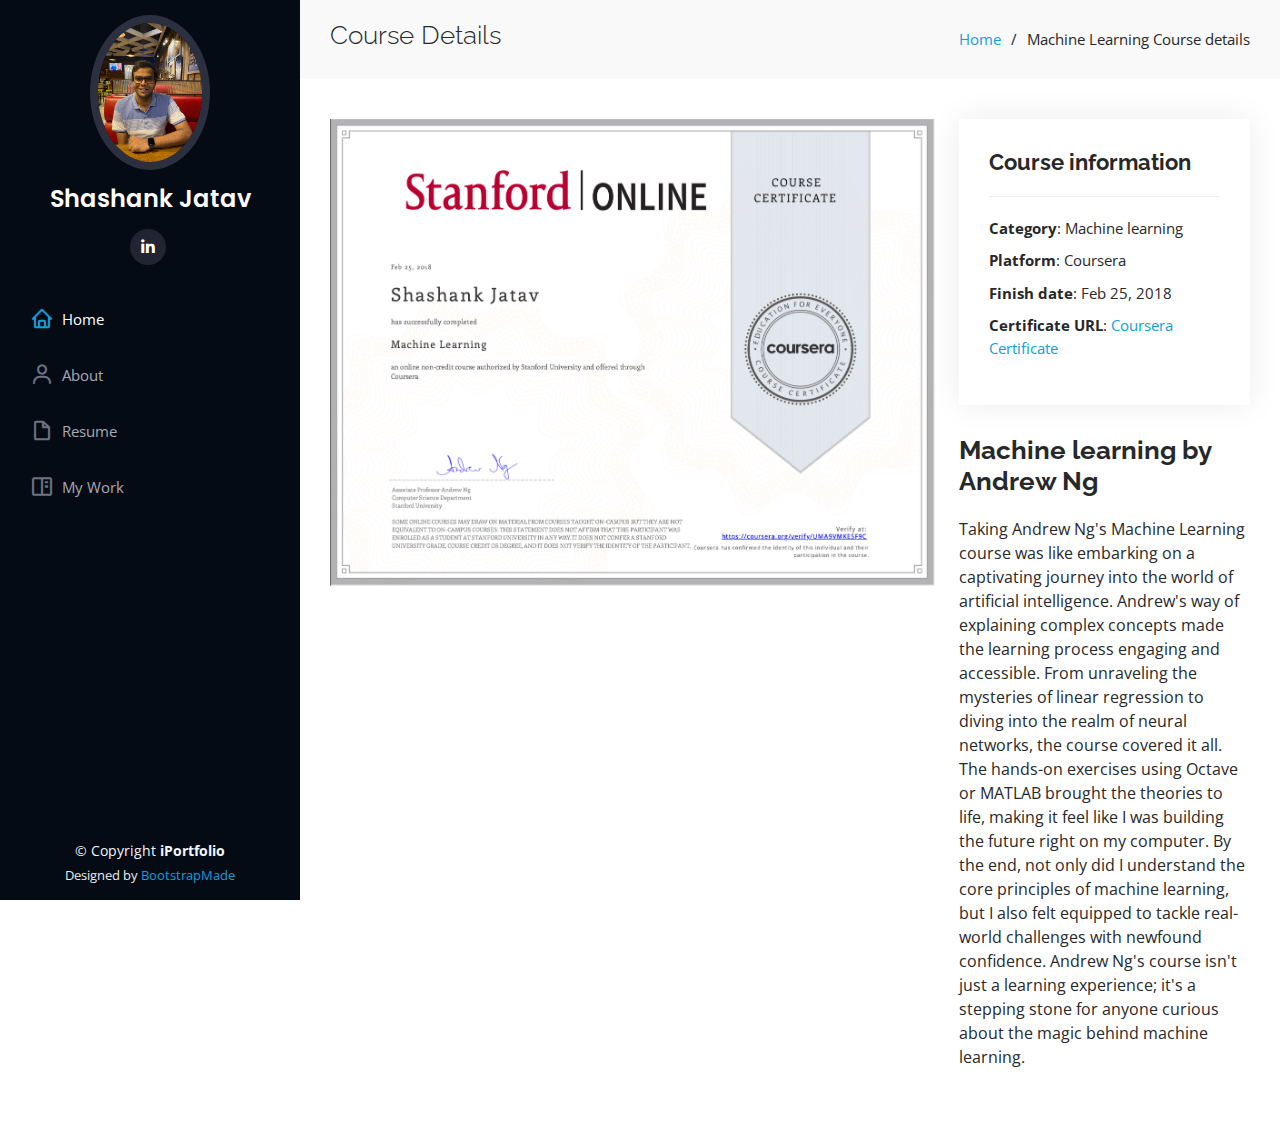
<file: portfolio-details-MLCourse.html>
<!DOCTYPE html>
<html lang="en">

<head>
  <meta charset="utf-8">
  <meta content="width=device-width, initial-scale=1.0" name="viewport">

  <title>Course Details - Machine Learning</title>
  <meta content="" name="description">
  <meta content="" name="keywords">

  <!-- Favicons -->
  <link href="assets/img/favicon.png" rel="icon">
  <link href="assets/img/apple-touch-icon.png" rel="apple-touch-icon">

  <!-- Google Fonts -->
  <link href="https://fonts.googleapis.com/css?family=Open+Sans:300,300i,400,400i,600,600i,700,700i|Raleway:300,300i,400,400i,500,500i,600,600i,700,700i|Poppins:300,300i,400,400i,500,500i,600,600i,700,700i" rel="stylesheet">

  <!-- Vendor CSS Files -->
  <link href="assets/vendor/aos/aos.css" rel="stylesheet">
  <link href="assets/vendor/bootstrap/css/bootstrap.min.css" rel="stylesheet">
  <link href="assets/vendor/bootstrap-icons/bootstrap-icons.css" rel="stylesheet">
  <link href="assets/vendor/boxicons/css/boxicons.min.css" rel="stylesheet">
  <link href="assets/vendor/glightbox/css/glightbox.min.css" rel="stylesheet">
  <link href="assets/vendor/swiper/swiper-bundle.min.css" rel="stylesheet">

  <!-- Template Main CSS File -->
  <link href="assets/css/style.css" rel="stylesheet">

  <!-- =======================================================
  * Template Name: iPortfolio
  * Updated: Jan 09 2024 with Bootstrap v5.3.2
  * Template URL: https://bootstrapmade.com/iportfolio-bootstrap-portfolio-websites-template/
  * Author: BootstrapMade.com
  * License: https://bootstrapmade.com/license/
  ======================================================== -->
</head>

<body>

  <!-- ======= Mobile nav toggle button ======= -->
  <i class="bi bi-list mobile-nav-toggle d-xl-none"></i>

  <!-- ======= Header ======= -->
  <header id="header">
    <div class="d-flex flex-column">

      <div class="profile">
        <img src="assets/img/profile-img.jpg" alt="" class="img-fluid rounded-circle">
        <h1 class="text-light"><a href="index.html">Shashank Jatav</a></h1>
        <div class="social-links mt-3 text-center">
          <a href="https://www.linkedin.com/in/shashank-jatav-6a071216/" target="_blank" class="linkedin"><i class="bx bxl-linkedin"></i></a>
        </div>
      </div>

      <nav id="navbar" class="nav-menu navbar">
        <ul>
          <li><a href="index.html#hero" class="nav-link scrollto active"><i class="bx bx-home"></i> <span>Home</span></a></li>
          <li><a href="index.html#about" class="nav-link scrollto"><i class="bx bx-user"></i> <span>About</span></a></li>
          <li><a href="index.html#resume" class="nav-link scrollto"><i class="bx bx-file-blank"></i> <span>Resume</span></a></li>
          <li><a href="index.html#portfolio" class="nav-link scrollto"><i class="bx bx-book-content"></i> <span>My Work</span></a></li>
        </ul>
      </nav><!-- .nav-menu -->
    </div>
  </header><!-- End Header -->

  <main id="main">

    <!-- ======= Breadcrumbs ======= -->
    <section id="breadcrumbs" class="breadcrumbs">
      <div class="container">

        <div class="d-flex justify-content-between align-items-center">
          <h2>Course Details</h2>
          <ol>
            <li><a href="index.html">Home</a></li>
            <li>Machine Learning Course details</li>
          </ol>
        </div>

      </div>
    </section><!-- End Breadcrumbs -->

    <!-- ======= Portfolio Details Section ======= -->
    <section id="portfolio-details" class="portfolio-details">
      <div class="container">

        <div class="row gy-4">

          <div class="col-lg-8">
            <div class="portfolio-details-slider swiper">
              <div class="swiper-wrapper align-items-center">

                <div class="swiper-slide">
                  <img src="assets/img/portfolio/MachineLearningPortfolio-1.png" alt="">
                </div>

              </div>
              <div class="swiper-pagination"></div>
            </div>
          </div>

          <div class="col-lg-4">
            <div class="portfolio-info">
              <h3>Course information</h3>
              <ul>
                <li><strong>Category</strong>: Machine learning</li>
                <li><strong>Platform</strong>: Coursera</li>
                <li><strong>Finish date</strong>: Feb 25, 2018</li>
                <li><strong>Certificate URL</strong>: <a href="https://coursera.org/share/ee0bfb6acbe7cd2857b4a74acc68f3e5" target="_blank">Coursera Certificate</a></li>
              </ul>
            </div>
            <div class="portfolio-description">
              <h2>Machine learning by Andrew Ng</h2>
              <p>
                Taking Andrew Ng's Machine Learning course was like embarking on a captivating journey into the world of artificial intelligence. Andrew's way of explaining complex concepts made the learning process engaging and accessible. From unraveling the mysteries of linear regression to diving into the realm of neural networks, the course covered it all. The hands-on exercises using Octave or MATLAB brought the theories to life, making it feel like I was building the future right on my computer. By the end, not only did I understand the core principles of machine learning, but I also felt equipped to tackle real-world challenges with newfound confidence. Andrew Ng's course isn't just a learning experience; it's a stepping stone for anyone curious about the magic behind machine learning.
              </p>
            </div>
          </div>

        </div>

      </div>
    </section><!-- End Portfolio Details Section -->

  </main><!-- End #main -->

  <!-- ======= Footer ======= -->
  <footer id="footer">
    <div class="container">
      <div class="copyright">
        &copy; Copyright <strong><span>iPortfolio</span></strong>
      </div>
      <div class="credits">
        <!-- All the links in the footer should remain intact. -->
        <!-- You can delete the links only if you purchased the pro version. -->
        <!-- Licensing information: https://bootstrapmade.com/license/ -->
        <!-- Purchase the pro version with working PHP/AJAX contact form: https://bootstrapmade.com/iportfolio-bootstrap-portfolio-websites-template/ -->
        Designed by <a href="https://bootstrapmade.com/">BootstrapMade</a>
      </div>
    </div>
  </footer><!-- End  Footer -->

  <a href="#" class="back-to-top d-flex align-items-center justify-content-center"><i class="bi bi-arrow-up-short"></i></a>

  <!-- Vendor JS Files -->
  <script src="assets/vendor/purecounter/purecounter_vanilla.js"></script>
  <script src="assets/vendor/aos/aos.js"></script>
  <script src="assets/vendor/bootstrap/js/bootstrap.bundle.min.js"></script>
  <script src="assets/vendor/glightbox/js/glightbox.min.js"></script>
  <script src="assets/vendor/isotope-layout/isotope.pkgd.min.js"></script>
  <script src="assets/vendor/swiper/swiper-bundle.min.js"></script>
  <script src="assets/vendor/typed.js/typed.umd.js"></script>
  <script src="assets/vendor/waypoints/noframework.waypoints.js"></script>
  <script src="assets/vendor/php-email-form/validate.js"></script>

  <!-- Template Main JS File -->
  <script src="assets/js/main.js"></script>

</body>

</html>
</file>
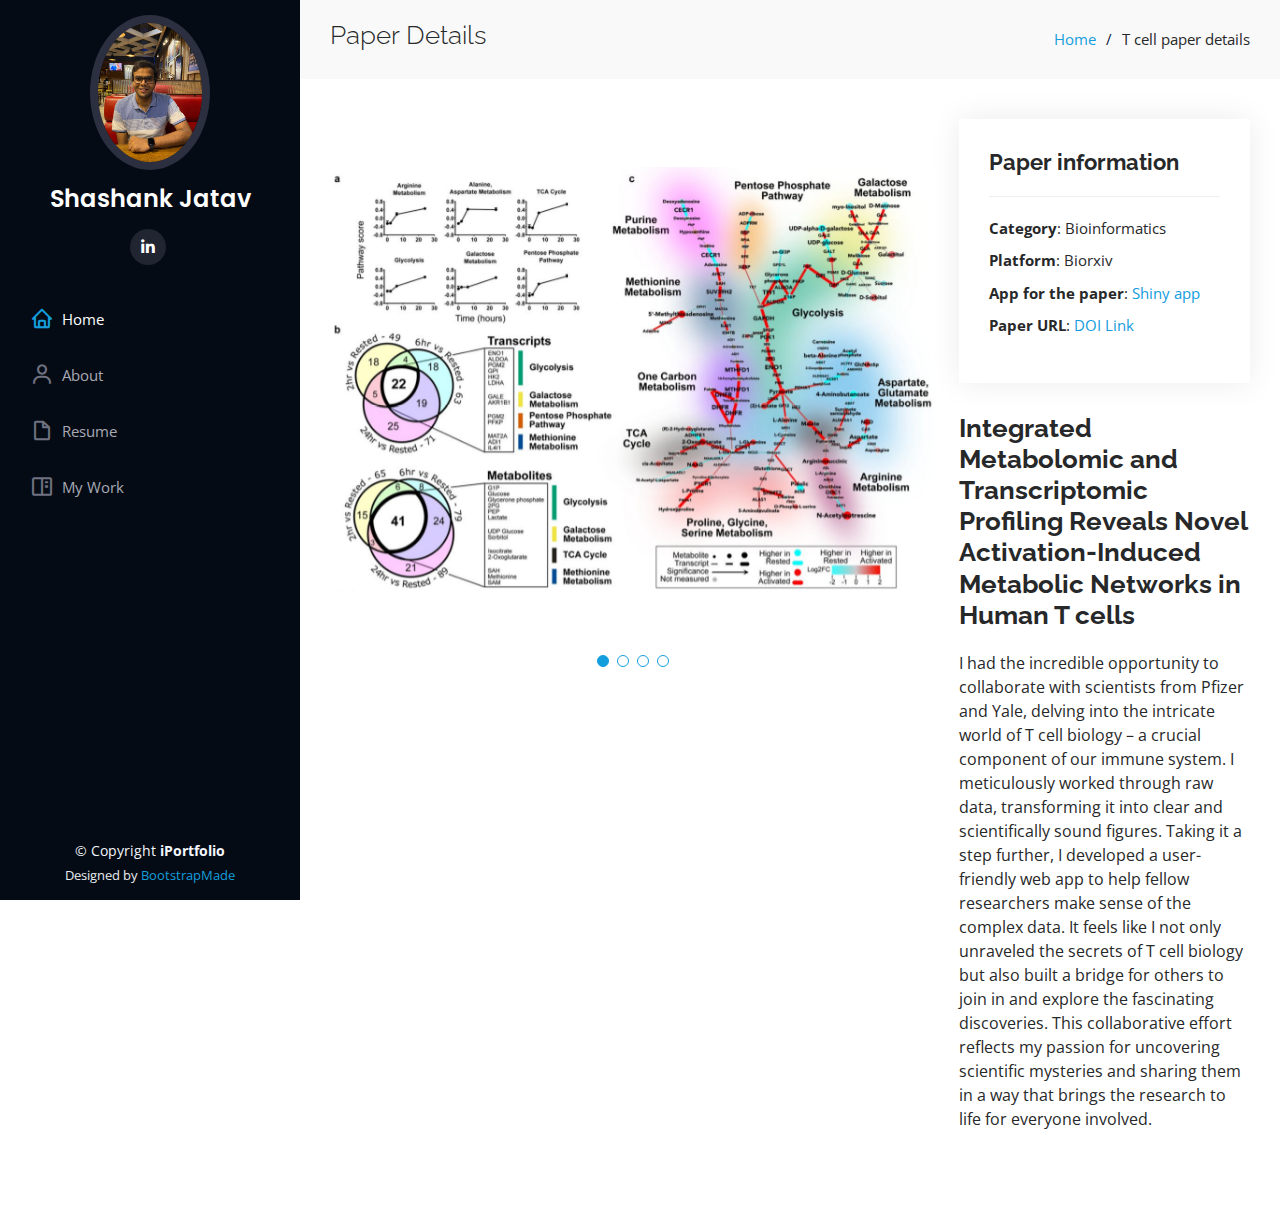
<file: portfolio-details-PaperPfizer.html>
<!DOCTYPE html>
<html lang="en">

<head>
  <meta charset="utf-8">
  <meta content="width=device-width, initial-scale=1.0" name="viewport">

  <title>Paper Details - T cell paper</title>
  <meta content="" name="description">
  <meta content="" name="keywords">

  <!-- Favicons -->
  <link href="assets/img/favicon.png" rel="icon">
  <link href="assets/img/apple-touch-icon.png" rel="apple-touch-icon">

  <!-- Google Fonts -->
  <link href="https://fonts.googleapis.com/css?family=Open+Sans:300,300i,400,400i,600,600i,700,700i|Raleway:300,300i,400,400i,500,500i,600,600i,700,700i|Poppins:300,300i,400,400i,500,500i,600,600i,700,700i" rel="stylesheet">

  <!-- Vendor CSS Files -->
  <link href="assets/vendor/aos/aos.css" rel="stylesheet">
  <link href="assets/vendor/bootstrap/css/bootstrap.min.css" rel="stylesheet">
  <link href="assets/vendor/bootstrap-icons/bootstrap-icons.css" rel="stylesheet">
  <link href="assets/vendor/boxicons/css/boxicons.min.css" rel="stylesheet">
  <link href="assets/vendor/glightbox/css/glightbox.min.css" rel="stylesheet">
  <link href="assets/vendor/swiper/swiper-bundle.min.css" rel="stylesheet">

  <!-- Template Main CSS File -->
  <link href="assets/css/style.css" rel="stylesheet">

  <!-- =======================================================
  * Template Name: iPortfolio
  * Updated: Jan 09 2024 with Bootstrap v5.3.2
  * Template URL: https://bootstrapmade.com/iportfolio-bootstrap-portfolio-websites-template/
  * Author: BootstrapMade.com
  * License: https://bootstrapmade.com/license/
  ======================================================== -->
</head>

<body>

  <!-- ======= Mobile nav toggle button ======= -->
  <i class="bi bi-list mobile-nav-toggle d-xl-none"></i>

  <!-- ======= Header ======= -->
  <header id="header">
    <div class="d-flex flex-column">

      <div class="profile">
        <img src="assets/img/profile-img.jpg" alt="" class="img-fluid rounded-circle">
        <h1 class="text-light"><a href="index.html">Shashank Jatav</a></h1>
        <div class="social-links mt-3 text-center">
          <a href="https://www.linkedin.com/in/shashank-jatav-6a071216/" target="_blank" class="linkedin"><i class="bx bxl-linkedin"></i></a>
        </div>
      </div>

      <nav id="navbar" class="nav-menu navbar">
        <ul>
          <li><a href="index.html#hero" class="nav-link scrollto active"><i class="bx bx-home"></i> <span>Home</span></a></li>
          <li><a href="index.html#about" class="nav-link scrollto"><i class="bx bx-user"></i> <span>About</span></a></li>
          <li><a href="index.html#resume" class="nav-link scrollto"><i class="bx bx-file-blank"></i> <span>Resume</span></a></li>
          <li><a href="index.html#portfolio" class="nav-link scrollto"><i class="bx bx-book-content"></i> <span>My Work</span></a></li>
        </ul>
      </nav><!-- .nav-menu -->
    </div>
  </header><!-- End Header -->

  <main id="main">

    <!-- ======= Breadcrumbs ======= -->
    <section id="breadcrumbs" class="breadcrumbs">
      <div class="container">

        <div class="d-flex justify-content-between align-items-center">
          <h2>Paper Details</h2>
          <ol>
            <li><a href="index.html">Home</a></li>
            <li>T cell paper details</li>
          </ol>
        </div>

      </div>
    </section><!-- End Breadcrumbs -->

    <!-- ======= Portfolio Details Section ======= -->
    <section id="portfolio-details" class="portfolio-details">
      <div class="container">

        <div class="row gy-4">

          <div class="col-lg-8">
            <div class="portfolio-details-slider swiper">
              <div class="swiper-wrapper align-items-center">

                <div class="swiper-slide">
                  <img src="assets/img/portfolio/Paper-Pfizer.png" alt="">
                </div>

                <div class="swiper-slide">
                  <img src="assets/img/portfolio/PaperPfizer-1.png" alt="">
                </div>

                <div class="swiper-slide">
                  <img src="assets/img/portfolio/PaperPfizer-2.png" alt="">
                </div>

                <div class="swiper-slide">
                  <img src="assets/img/portfolio/PaperPfizer-3.png" alt="">
                </div>

              </div>
              <div class="swiper-pagination"></div>
            </div>
          </div>

          <div class="col-lg-4">
            <div class="portfolio-info">
              <h3>Paper information</h3>
              <ul>
                <li><strong>Category</strong>: Bioinformatics</li>
                <li><strong>Platform</strong>: Biorxiv</li>
                <li><strong>App for the paper</strong>: <a href="https://shashj199.shinyapps.io/shinyapp/" target="_blank">Shiny app</a></li>
                <li><strong>Paper URL</strong>: <a href="https://doi.org/10.1101/635789" target="_blank">DOI Link</a></li>
              </ul>
            </div>
            <div class="portfolio-description">
              <h2>Integrated Metabolomic and Transcriptomic Profiling Reveals Novel Activation-Induced Metabolic Networks in Human T cells</h2>
              <p>
                I had the incredible opportunity to collaborate with scientists from Pfizer and Yale, delving into the intricate world of T cell biology – a crucial component of our immune system. I meticulously worked through raw data, transforming it into clear and scientifically sound figures. Taking it a step further, I developed a user-friendly web app to help fellow researchers make sense of the complex data. It feels like I not only unraveled the secrets of T cell biology but also built a bridge for others to join in and explore the fascinating discoveries. This collaborative effort reflects my passion for uncovering scientific mysteries and sharing them in a way that brings the research to life for everyone involved.
              </p>
            </div>
          </div>

        </div>

      </div>
    </section><!-- End Portfolio Details Section -->

  </main><!-- End #main -->

  <!-- ======= Footer ======= -->
  <footer id="footer">
    <div class="container">
      <div class="copyright">
        &copy; Copyright <strong><span>iPortfolio</span></strong>
      </div>
      <div class="credits">
        <!-- All the links in the footer should remain intact. -->
        <!-- You can delete the links only if you purchased the pro version. -->
        <!-- Licensing information: https://bootstrapmade.com/license/ -->
        <!-- Purchase the pro version with working PHP/AJAX contact form: https://bootstrapmade.com/iportfolio-bootstrap-portfolio-websites-template/ -->
        Designed by <a href="https://bootstrapmade.com/">BootstrapMade</a>
      </div>
    </div>
  </footer><!-- End  Footer -->

  <a href="#" class="back-to-top d-flex align-items-center justify-content-center"><i class="bi bi-arrow-up-short"></i></a>

  <!-- Vendor JS Files -->
  <script src="assets/vendor/purecounter/purecounter_vanilla.js"></script>
  <script src="assets/vendor/aos/aos.js"></script>
  <script src="assets/vendor/bootstrap/js/bootstrap.bundle.min.js"></script>
  <script src="assets/vendor/glightbox/js/glightbox.min.js"></script>
  <script src="assets/vendor/isotope-layout/isotope.pkgd.min.js"></script>
  <script src="assets/vendor/swiper/swiper-bundle.min.js"></script>
  <script src="assets/vendor/typed.js/typed.umd.js"></script>
  <script src="assets/vendor/waypoints/noframework.waypoints.js"></script>
  <script src="assets/vendor/php-email-form/validate.js"></script>

  <!-- Template Main JS File -->
  <script src="assets/js/main.js"></script>

</body>

</html>
</file>
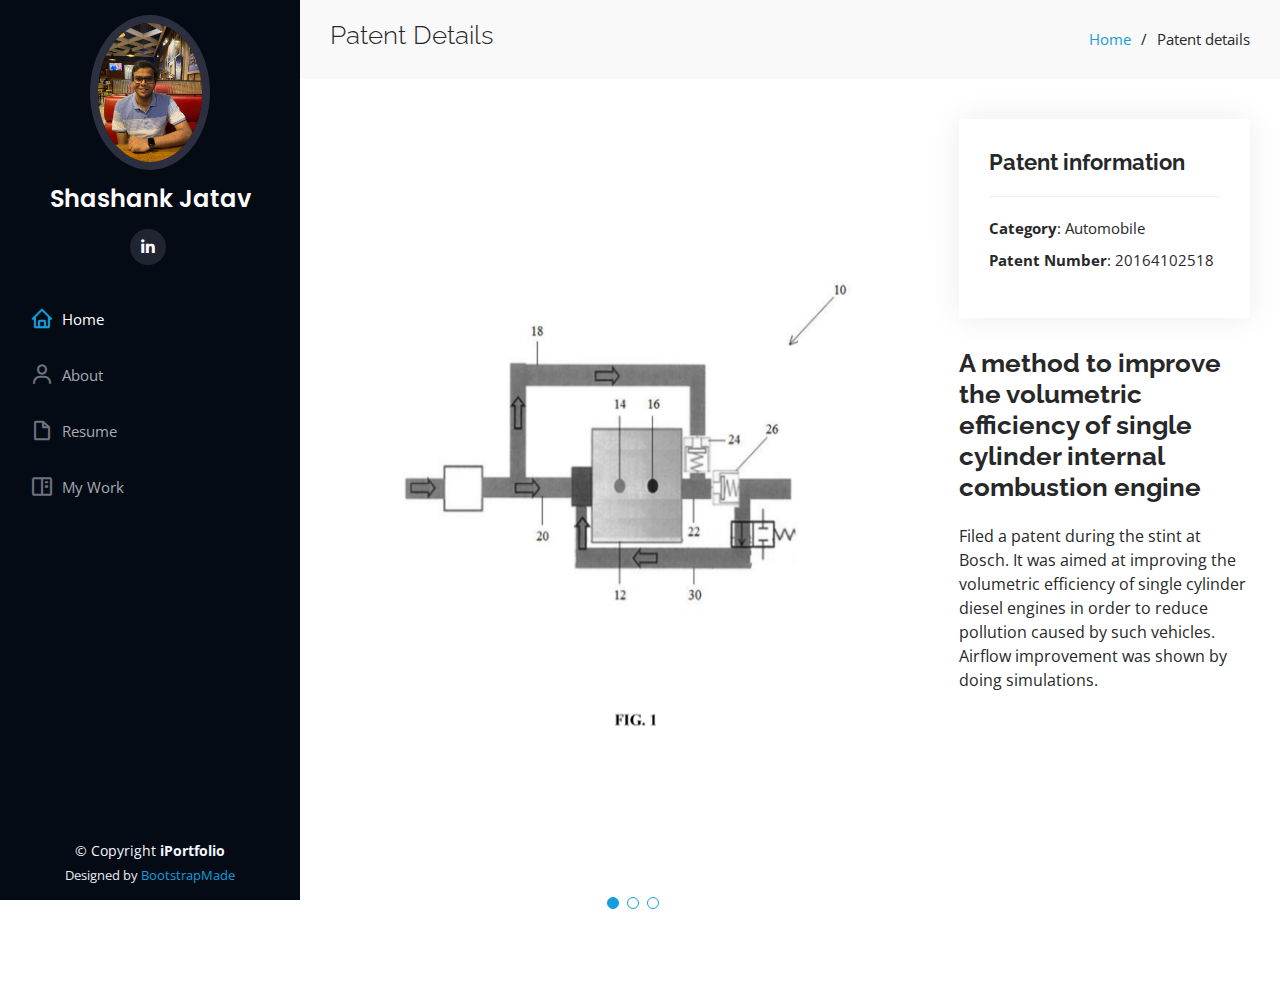
<file: portfolio-details-Patent1.html>
<!DOCTYPE html>
<html lang="en">

<head>
  <meta charset="utf-8">
  <meta content="width=device-width, initial-scale=1.0" name="viewport">

  <title>Patent Details - Patent AN INTERNAL COMBUSTION ENGINE</title>
  <meta content="" name="description">
  <meta content="" name="keywords">

  <!-- Favicons -->
  <link href="assets/img/favicon.png" rel="icon">
  <link href="assets/img/apple-touch-icon.png" rel="apple-touch-icon">

  <!-- Google Fonts -->
  <link href="https://fonts.googleapis.com/css?family=Open+Sans:300,300i,400,400i,600,600i,700,700i|Raleway:300,300i,400,400i,500,500i,600,600i,700,700i|Poppins:300,300i,400,400i,500,500i,600,600i,700,700i" rel="stylesheet">

  <!-- Vendor CSS Files -->
  <link href="assets/vendor/aos/aos.css" rel="stylesheet">
  <link href="assets/vendor/bootstrap/css/bootstrap.min.css" rel="stylesheet">
  <link href="assets/vendor/bootstrap-icons/bootstrap-icons.css" rel="stylesheet">
  <link href="assets/vendor/boxicons/css/boxicons.min.css" rel="stylesheet">
  <link href="assets/vendor/glightbox/css/glightbox.min.css" rel="stylesheet">
  <link href="assets/vendor/swiper/swiper-bundle.min.css" rel="stylesheet">

  <!-- Template Main CSS File -->
  <link href="assets/css/style.css" rel="stylesheet">

  <!-- =======================================================
  * Template Name: iPortfolio
  * Updated: Jan 09 2024 with Bootstrap v5.3.2
  * Template URL: https://bootstrapmade.com/iportfolio-bootstrap-portfolio-websites-template/
  * Author: BootstrapMade.com
  * License: https://bootstrapmade.com/license/
  ======================================================== -->
</head>

<body>

  <!-- ======= Mobile nav toggle button ======= -->
  <i class="bi bi-list mobile-nav-toggle d-xl-none"></i>

  <!-- ======= Header ======= -->
  <header id="header">
    <div class="d-flex flex-column">

      <div class="profile">
        <img src="assets/img/profile-img.jpg" alt="" class="img-fluid rounded-circle">
        <h1 class="text-light"><a href="index.html">Shashank Jatav</a></h1>
        <div class="social-links mt-3 text-center">
          <a href="https://www.linkedin.com/in/shashank-jatav-6a071216/" target="_blank" class="linkedin"><i class="bx bxl-linkedin"></i></a>
        </div>
      </div>

      <nav id="navbar" class="nav-menu navbar">
        <ul>
          <li><a href="index.html#hero" class="nav-link scrollto active"><i class="bx bx-home"></i> <span>Home</span></a></li>
          <li><a href="index.html#about" class="nav-link scrollto"><i class="bx bx-user"></i> <span>About</span></a></li>
          <li><a href="index.html#resume" class="nav-link scrollto"><i class="bx bx-file-blank"></i> <span>Resume</span></a></li>
          <li><a href="index.html#portfolio" class="nav-link scrollto"><i class="bx bx-book-content"></i> <span>My Work</span></a></li>
        </ul>
      </nav><!-- .nav-menu -->
    </div>
  </header><!-- End Header -->

  <main id="main">

    <!-- ======= Breadcrumbs ======= -->
    <section id="breadcrumbs" class="breadcrumbs">
      <div class="container">

        <div class="d-flex justify-content-between align-items-center">
          <h2>Patent Details</h2>
          <ol>
            <li><a href="index.html">Home</a></li>
            <li>Patent details</li>
          </ol>
        </div>

      </div>
    </section><!-- End Breadcrumbs -->

    <!-- ======= Portfolio Details Section ======= -->
    <section id="portfolio-details" class="portfolio-details">
      <div class="container">

        <div class="row gy-4">

          <div class="col-lg-8">
            <div class="portfolio-details-slider swiper">
              <div class="swiper-wrapper align-items-center">

                <div class="swiper-slide">
                  <img src="assets/img/portfolio/Patent1-Fig1.png" alt="">
                </div>

                <div class="swiper-slide">
                  <img src="assets/img/portfolio/Patent1-Fig2.png" alt="">
                </div>

                <div class="swiper-slide">
                  <img src="assets/img/portfolio/Patent1-Description.png" alt="">
                </div>

              </div>
              <div class="swiper-pagination"></div>
            </div>
          </div>

          <div class="col-lg-4">
            <div class="portfolio-info">
              <h3>Patent information</h3>
              <ul>
                <li><strong>Category</strong>: Automobile</li>
                <li><strong>Patent Number</strong>: 20164102518</li>
              </ul>
            </div>
            <div class="portfolio-description">
              <h2>A method to improve the volumetric efficiency of single cylinder internal combustion engine</h2>
              <p>
                Filed a patent during the stint at Bosch. It was aimed at improving the volumetric efficiency of single cylinder diesel engines in order to reduce pollution caused by such vehicles. Airflow improvement was shown by doing simulations.
              </p>
            </div>
          </div>

        </div>

      </div>
    </section><!-- End Portfolio Details Section -->

  </main><!-- End #main -->

  <!-- ======= Footer ======= -->
  <footer id="footer">
    <div class="container">
      <div class="copyright">
        &copy; Copyright <strong><span>iPortfolio</span></strong>
      </div>
      <div class="credits">
        <!-- All the links in the footer should remain intact. -->
        <!-- You can delete the links only if you purchased the pro version. -->
        <!-- Licensing information: https://bootstrapmade.com/license/ -->
        <!-- Purchase the pro version with working PHP/AJAX contact form: https://bootstrapmade.com/iportfolio-bootstrap-portfolio-websites-template/ -->
        Designed by <a href="https://bootstrapmade.com/">BootstrapMade</a>
      </div>
    </div>
  </footer><!-- End  Footer -->

  <a href="#" class="back-to-top d-flex align-items-center justify-content-center"><i class="bi bi-arrow-up-short"></i></a>

  <!-- Vendor JS Files -->
  <script src="assets/vendor/purecounter/purecounter_vanilla.js"></script>
  <script src="assets/vendor/aos/aos.js"></script>
  <script src="assets/vendor/bootstrap/js/bootstrap.bundle.min.js"></script>
  <script src="assets/vendor/glightbox/js/glightbox.min.js"></script>
  <script src="assets/vendor/isotope-layout/isotope.pkgd.min.js"></script>
  <script src="assets/vendor/swiper/swiper-bundle.min.js"></script>
  <script src="assets/vendor/typed.js/typed.umd.js"></script>
  <script src="assets/vendor/waypoints/noframework.waypoints.js"></script>
  <script src="assets/vendor/php-email-form/validate.js"></script>

  <!-- Template Main JS File -->
  <script src="assets/js/main.js"></script>

</body>

</html>
</file>
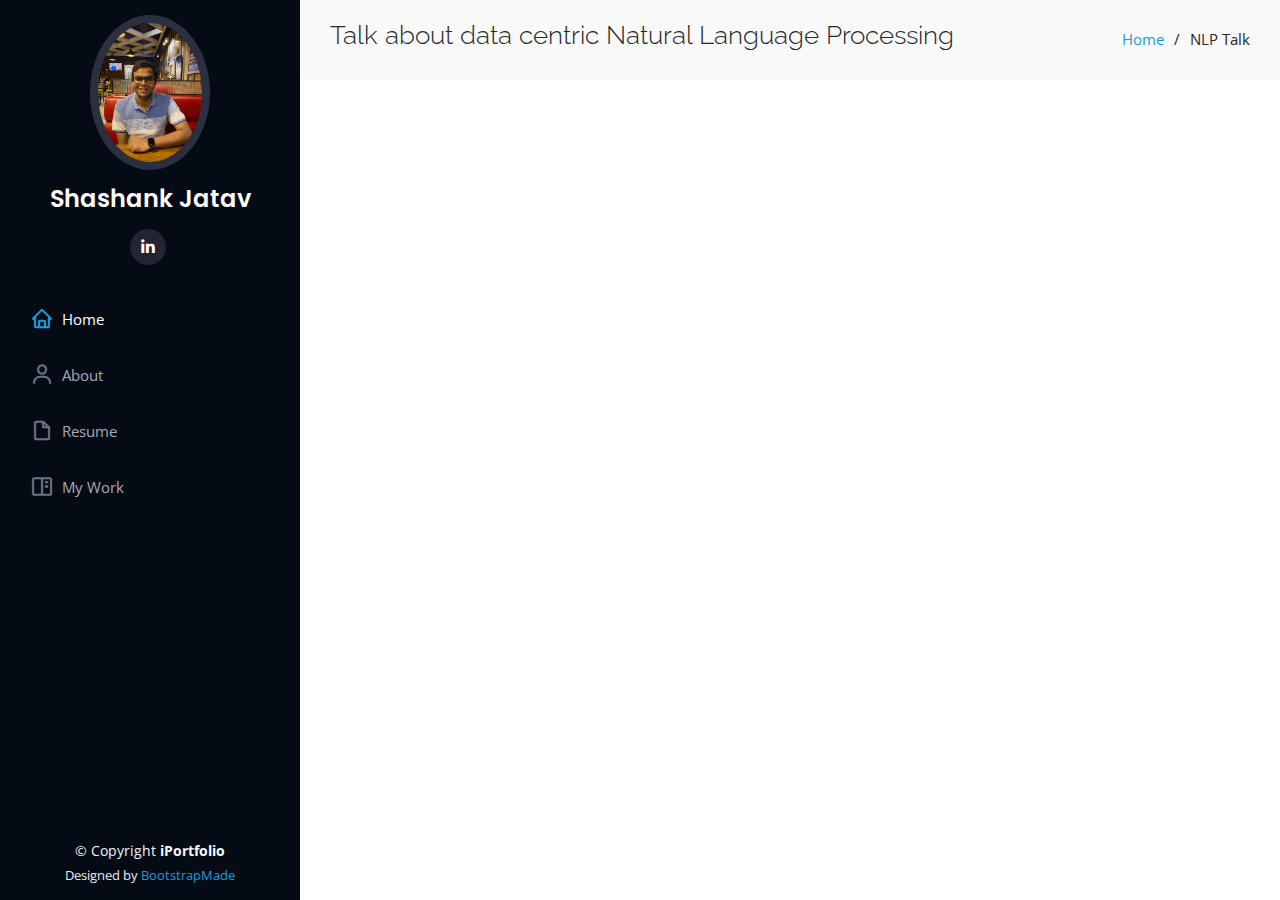
<file: portfolio-details-Pres-NLP.html>
<!DOCTYPE html>
<html lang="en">

<head>
  <meta charset="utf-8">
  <meta content="width=device-width, initial-scale=1.0" name="viewport">

  <title>Presentation - Data Centric NLP</title>
  <meta content="" name="description">
  <meta content="" name="keywords">

  <!-- Favicons -->
  <link href="assets/img/favicon.png" rel="icon">
  <link href="assets/img/apple-touch-icon.png" rel="apple-touch-icon">

  <!-- Google Fonts -->
  <link href="https://fonts.googleapis.com/css?family=Open+Sans:300,300i,400,400i,600,600i,700,700i|Raleway:300,300i,400,400i,500,500i,600,600i,700,700i|Poppins:300,300i,400,400i,500,500i,600,600i,700,700i" rel="stylesheet">

  <!-- Vendor CSS Files -->
  <link href="assets/vendor/aos/aos.css" rel="stylesheet">
  <link href="assets/vendor/bootstrap/css/bootstrap.min.css" rel="stylesheet">
  <link href="assets/vendor/bootstrap-icons/bootstrap-icons.css" rel="stylesheet">
  <link href="assets/vendor/boxicons/css/boxicons.min.css" rel="stylesheet">
  <link href="assets/vendor/glightbox/css/glightbox.min.css" rel="stylesheet">
  <link href="assets/vendor/swiper/swiper-bundle.min.css" rel="stylesheet">

  <!-- Template Main CSS File -->
  <link href="assets/css/style.css" rel="stylesheet">

  <!-- =======================================================
  * Template Name: iPortfolio
  * Updated: Jan 09 2024 with Bootstrap v5.3.2
  * Template URL: https://bootstrapmade.com/iportfolio-bootstrap-portfolio-websites-template/
  * Author: BootstrapMade.com
  * License: https://bootstrapmade.com/license/
  ======================================================== -->
</head>

<body>

  <!-- ======= Mobile nav toggle button ======= -->
  <i class="bi bi-list mobile-nav-toggle d-xl-none"></i>

  <!-- ======= Header ======= -->
  <header id="header">
    <div class="d-flex flex-column">

      <div class="profile">
        <img src="assets/img/profile-img.jpg" alt="" class="img-fluid rounded-circle">
        <h1 class="text-light"><a href="index.html">Shashank Jatav</a></h1>
        <div class="social-links mt-3 text-center">
          <a href="https://www.linkedin.com/in/shashank-jatav-6a071216/" target="_blank" class="linkedin"><i class="bx bxl-linkedin"></i></a>
        </div>
      </div>

      <nav id="navbar" class="nav-menu navbar">
        <ul>
          <li><a href="index.html#hero" class="nav-link scrollto active"><i class="bx bx-home"></i> <span>Home</span></a></li>
          <li><a href="index.html#about" class="nav-link scrollto"><i class="bx bx-user"></i> <span>About</span></a></li>
          <li><a href="index.html#resume" class="nav-link scrollto"><i class="bx bx-file-blank"></i> <span>Resume</span></a></li>
          <li><a href="index.html#portfolio" class="nav-link scrollto"><i class="bx bx-book-content"></i> <span>My Work</span></a></li>
        </ul>
      </nav><!-- .nav-menu -->
    </div>
  </header><!-- End Header -->

  <main id="main">

    <!-- ======= Breadcrumbs ======= -->
    <section id="breadcrumbs" class="breadcrumbs">
      <div class="container">

        <div class="d-flex justify-content-between align-items-center">
          <h2>Talk about data centric Natural Language Processing</h2>
          <ol>
            <li><a href="index.html">Home</a></li>
            <li>NLP Talk</li>
          </ol>
        </div>

      </div>
    </section><!-- End Breadcrumbs -->

    <!-- ======= Portfolio Details Section ======= -->
    <section id="portfolio-details" class="portfolio-details">
      <div class="container">

        <div class="row gy-4">

          <div class="col-lg-12">
            <iframe style="width: 70vw;height: 60vh;position: relative;" width="100%" height="70%" src="https://www.youtube.com/embed/M9O089rF6zs?si=-1vNMrzHFa8gxvUc" title="YouTube video player" frameborder="0" allow="accelerometer; autoplay; clipboard-write; encrypted-media; gyroscope; picture-in-picture; web-share" allowfullscreen></iframe>
          </div>

        </div>
        

      </div>
    </section><!-- End Portfolio Details Section -->

  </main><!-- End #main -->

  <!-- ======= Footer ======= -->
  <footer id="footer">
    <div class="container">
      <div class="copyright">
        &copy; Copyright <strong><span>iPortfolio</span></strong>
      </div>
      <div class="credits">
        <!-- All the links in the footer should remain intact. -->
        <!-- You can delete the links only if you purchased the pro version. -->
        <!-- Licensing information: https://bootstrapmade.com/license/ -->
        <!-- Purchase the pro version with working PHP/AJAX contact form: https://bootstrapmade.com/iportfolio-bootstrap-portfolio-websites-template/ -->
        Designed by <a href="https://bootstrapmade.com/">BootstrapMade</a>
      </div>
    </div>
  </footer><!-- End  Footer -->

  <a href="#" class="back-to-top d-flex align-items-center justify-content-center"><i class="bi bi-arrow-up-short"></i></a>

  <!-- Vendor JS Files -->
  <script src="assets/vendor/purecounter/purecounter_vanilla.js"></script>
  <script src="assets/vendor/aos/aos.js"></script>
  <script src="assets/vendor/bootstrap/js/bootstrap.bundle.min.js"></script>
  <script src="assets/vendor/glightbox/js/glightbox.min.js"></script>
  <script src="assets/vendor/isotope-layout/isotope.pkgd.min.js"></script>
  <script src="assets/vendor/swiper/swiper-bundle.min.js"></script>
  <script src="assets/vendor/typed.js/typed.umd.js"></script>
  <script src="assets/vendor/waypoints/noframework.waypoints.js"></script>
  <script src="assets/vendor/php-email-form/validate.js"></script>

  <!-- Template Main JS File -->
  <script src="assets/js/main.js"></script>

</body>

</html>
</file>
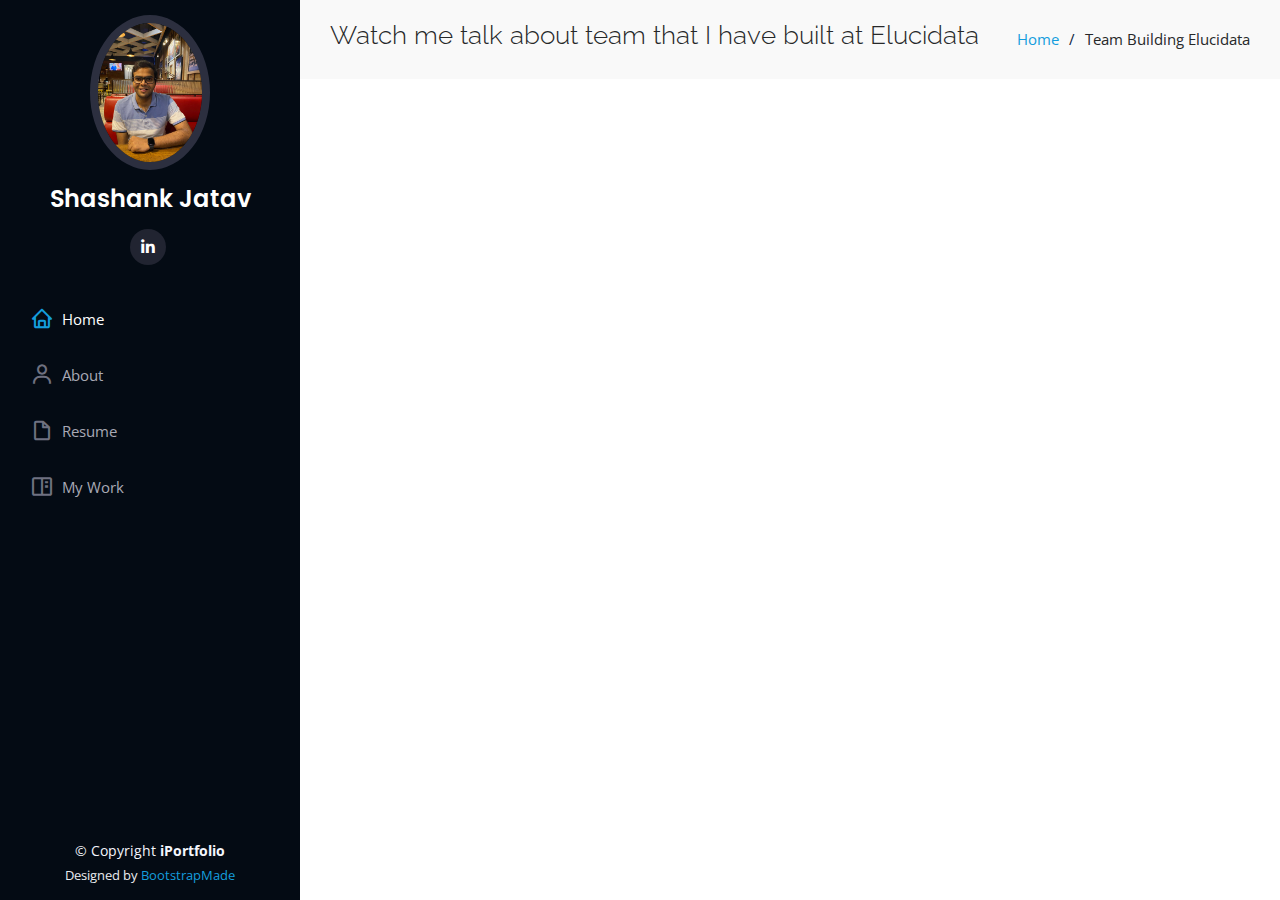
<file: portfolio-details-Pres-Team.html>
<!DOCTYPE html>
<html lang="en">

<head>
  <meta charset="utf-8">
  <meta content="width=device-width, initial-scale=1.0" name="viewport">

  <title>Presentation - Team Building</title>
  <meta content="" name="description">
  <meta content="" name="keywords">

  <!-- Favicons -->
  <link href="assets/img/favicon.png" rel="icon">
  <link href="assets/img/apple-touch-icon.png" rel="apple-touch-icon">

  <!-- Google Fonts -->
  <link href="https://fonts.googleapis.com/css?family=Open+Sans:300,300i,400,400i,600,600i,700,700i|Raleway:300,300i,400,400i,500,500i,600,600i,700,700i|Poppins:300,300i,400,400i,500,500i,600,600i,700,700i" rel="stylesheet">

  <!-- Vendor CSS Files -->
  <link href="assets/vendor/aos/aos.css" rel="stylesheet">
  <link href="assets/vendor/bootstrap/css/bootstrap.min.css" rel="stylesheet">
  <link href="assets/vendor/bootstrap-icons/bootstrap-icons.css" rel="stylesheet">
  <link href="assets/vendor/boxicons/css/boxicons.min.css" rel="stylesheet">
  <link href="assets/vendor/glightbox/css/glightbox.min.css" rel="stylesheet">
  <link href="assets/vendor/swiper/swiper-bundle.min.css" rel="stylesheet">

  <!-- Template Main CSS File -->
  <link href="assets/css/style.css" rel="stylesheet">

  <!-- =======================================================
  * Template Name: iPortfolio
  * Updated: Jan 09 2024 with Bootstrap v5.3.2
  * Template URL: https://bootstrapmade.com/iportfolio-bootstrap-portfolio-websites-template/
  * Author: BootstrapMade.com
  * License: https://bootstrapmade.com/license/
  ======================================================== -->
</head>

<body>

  <!-- ======= Mobile nav toggle button ======= -->
  <i class="bi bi-list mobile-nav-toggle d-xl-none"></i>

  <!-- ======= Header ======= -->
  <header id="header">
    <div class="d-flex flex-column">

      <div class="profile">
        <img src="assets/img/profile-img.jpg" alt="" class="img-fluid rounded-circle">
        <h1 class="text-light"><a href="index.html">Shashank Jatav</a></h1>
        <div class="social-links mt-3 text-center">
          <a href="https://www.linkedin.com/in/shashank-jatav-6a071216/" target="_blank" class="linkedin"><i class="bx bxl-linkedin"></i></a>
        </div>
      </div>

      <nav id="navbar" class="nav-menu navbar">
        <ul>
          <li><a href="index.html#hero" class="nav-link scrollto active"><i class="bx bx-home"></i> <span>Home</span></a></li>
          <li><a href="index.html#about" class="nav-link scrollto"><i class="bx bx-user"></i> <span>About</span></a></li>
          <li><a href="index.html#resume" class="nav-link scrollto"><i class="bx bx-file-blank"></i> <span>Resume</span></a></li>
          <li><a href="index.html#portfolio" class="nav-link scrollto"><i class="bx bx-book-content"></i> <span>My Work</span></a></li>
        </ul>
      </nav><!-- .nav-menu -->
    </div>
  </header><!-- End Header -->

  <main id="main">

    <!-- ======= Breadcrumbs ======= -->
    <section id="breadcrumbs" class="breadcrumbs">
      <div class="container">

        <div class="d-flex justify-content-between align-items-center">
          <h2>Watch me talk about team that I have built at Elucidata</h2>
          <ol>
            <li><a href="index.html">Home</a></li>
            <li>Team Building Elucidata</li>
          </ol>
        </div>

      </div>
    </section><!-- End Breadcrumbs -->

    <!-- ======= Portfolio Details Section ======= -->
    <section id="portfolio-details" class="portfolio-details">
      <div class="container">

        <div class="row gy-4">

          <div class="col-lg-12">
            <iframe style="width: 70vw;height: 60vh;position: relative;" width="100%" height="70%" src="https://www.youtube.com/embed/8HA9uY3aJS0?si=gdUR45-7hnu1Ztj8" title="YouTube video player" frameborder="0" allow="accelerometer; autoplay; clipboard-write; encrypted-media; gyroscope; picture-in-picture; web-share" allowfullscreen></iframe>
          </div>

        </div>
        

      </div>
    </section><!-- End Portfolio Details Section -->

  </main><!-- End #main -->

  <!-- ======= Footer ======= -->
  <footer id="footer">
    <div class="container">
      <div class="copyright">
        &copy; Copyright <strong><span>iPortfolio</span></strong>
      </div>
      <div class="credits">
        <!-- All the links in the footer should remain intact. -->
        <!-- You can delete the links only if you purchased the pro version. -->
        <!-- Licensing information: https://bootstrapmade.com/license/ -->
        <!-- Purchase the pro version with working PHP/AJAX contact form: https://bootstrapmade.com/iportfolio-bootstrap-portfolio-websites-template/ -->
        Designed by <a href="https://bootstrapmade.com/">BootstrapMade</a>
      </div>
    </div>
  </footer><!-- End  Footer -->

  <a href="#" class="back-to-top d-flex align-items-center justify-content-center"><i class="bi bi-arrow-up-short"></i></a>

  <!-- Vendor JS Files -->
  <script src="assets/vendor/purecounter/purecounter_vanilla.js"></script>
  <script src="assets/vendor/aos/aos.js"></script>
  <script src="assets/vendor/bootstrap/js/bootstrap.bundle.min.js"></script>
  <script src="assets/vendor/glightbox/js/glightbox.min.js"></script>
  <script src="assets/vendor/isotope-layout/isotope.pkgd.min.js"></script>
  <script src="assets/vendor/swiper/swiper-bundle.min.js"></script>
  <script src="assets/vendor/typed.js/typed.umd.js"></script>
  <script src="assets/vendor/waypoints/noframework.waypoints.js"></script>
  <script src="assets/vendor/php-email-form/validate.js"></script>

  <!-- Template Main JS File -->
  <script src="assets/js/main.js"></script>

</body>

</html>
</file>
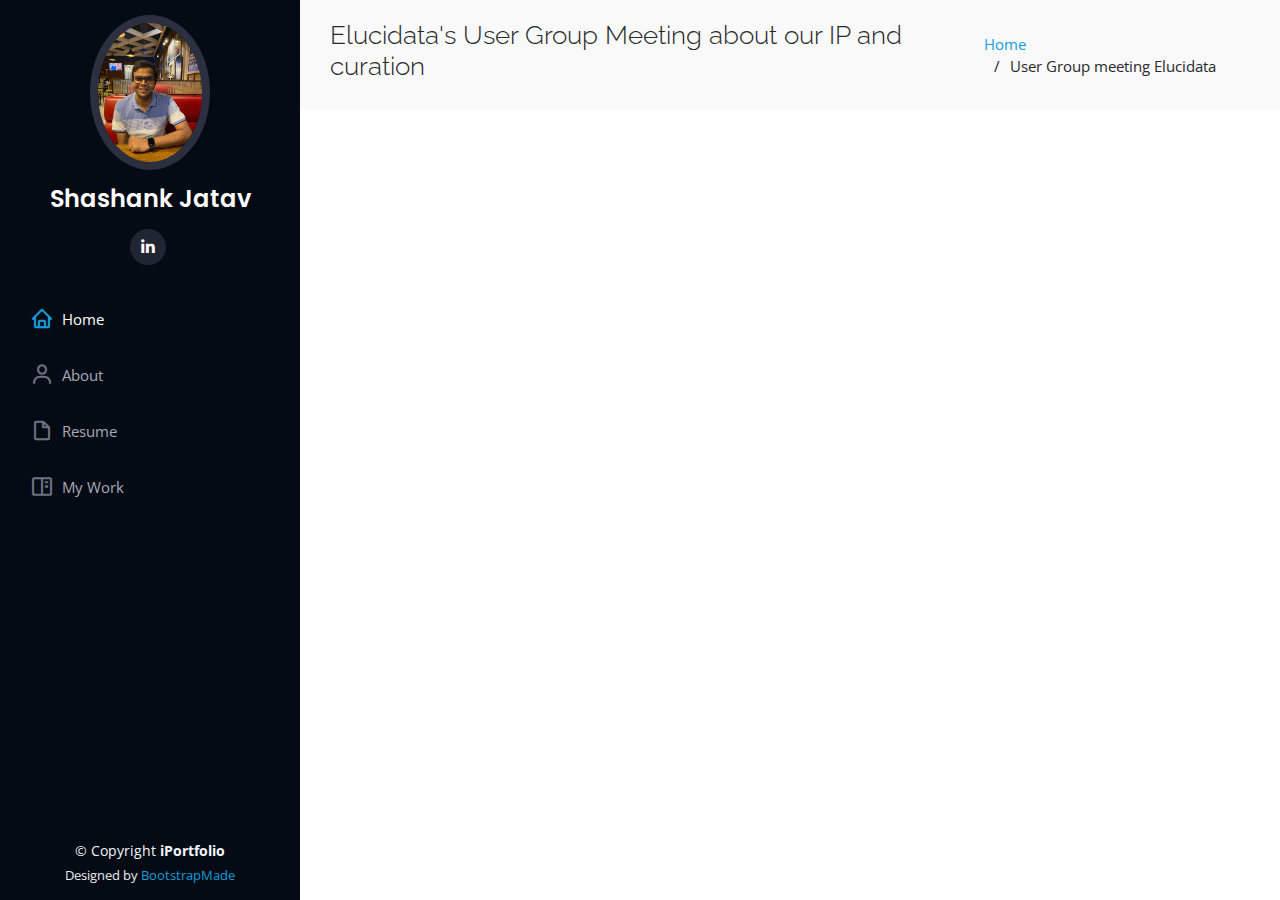
<file: portfolio-details-Pres-UserGroup.html>
<!DOCTYPE html>
<html lang="en">

<head>
  <meta charset="utf-8">
  <meta content="width=device-width, initial-scale=1.0" name="viewport">

  <title>Presentation - Team Building</title>
  <meta content="" name="description">
  <meta content="" name="keywords">

  <!-- Favicons -->
  <link href="assets/img/favicon.png" rel="icon">
  <link href="assets/img/apple-touch-icon.png" rel="apple-touch-icon">

  <!-- Google Fonts -->
  <link href="https://fonts.googleapis.com/css?family=Open+Sans:300,300i,400,400i,600,600i,700,700i|Raleway:300,300i,400,400i,500,500i,600,600i,700,700i|Poppins:300,300i,400,400i,500,500i,600,600i,700,700i" rel="stylesheet">

  <!-- Vendor CSS Files -->
  <link href="assets/vendor/aos/aos.css" rel="stylesheet">
  <link href="assets/vendor/bootstrap/css/bootstrap.min.css" rel="stylesheet">
  <link href="assets/vendor/bootstrap-icons/bootstrap-icons.css" rel="stylesheet">
  <link href="assets/vendor/boxicons/css/boxicons.min.css" rel="stylesheet">
  <link href="assets/vendor/glightbox/css/glightbox.min.css" rel="stylesheet">
  <link href="assets/vendor/swiper/swiper-bundle.min.css" rel="stylesheet">

  <!-- Template Main CSS File -->
  <link href="assets/css/style.css" rel="stylesheet">

  <!-- =======================================================
  * Template Name: iPortfolio
  * Updated: Jan 09 2024 with Bootstrap v5.3.2
  * Template URL: https://bootstrapmade.com/iportfolio-bootstrap-portfolio-websites-template/
  * Author: BootstrapMade.com
  * License: https://bootstrapmade.com/license/
  ======================================================== -->
</head>

<body>

  <!-- ======= Mobile nav toggle button ======= -->
  <i class="bi bi-list mobile-nav-toggle d-xl-none"></i>

  <!-- ======= Header ======= -->
  <header id="header">
    <div class="d-flex flex-column">

      <div class="profile">
        <img src="assets/img/profile-img.jpg" alt="" class="img-fluid rounded-circle">
        <h1 class="text-light"><a href="index.html">Shashank Jatav</a></h1>
        <div class="social-links mt-3 text-center">
          <a href="https://www.linkedin.com/in/shashank-jatav-6a071216/" target="_blank" class="linkedin"><i class="bx bxl-linkedin"></i></a>
        </div>
      </div>

      <nav id="navbar" class="nav-menu navbar">
        <ul>
          <li><a href="index.html#hero" class="nav-link scrollto active"><i class="bx bx-home"></i> <span>Home</span></a></li>
          <li><a href="index.html#about" class="nav-link scrollto"><i class="bx bx-user"></i> <span>About</span></a></li>
          <li><a href="index.html#resume" class="nav-link scrollto"><i class="bx bx-file-blank"></i> <span>Resume</span></a></li>
          <li><a href="index.html#portfolio" class="nav-link scrollto"><i class="bx bx-book-content"></i> <span>My Work</span></a></li>
        </ul>
      </nav><!-- .nav-menu -->
    </div>
  </header><!-- End Header -->

  <main id="main">

    <!-- ======= Breadcrumbs ======= -->
    <section id="breadcrumbs" class="breadcrumbs">
      <div class="container">

        <div class="d-flex justify-content-between align-items-center">
          <h2>Elucidata's User Group Meeting about our IP and curation</h2>
          <ol>
            <li><a href="index.html">Home</a></li>
            <li>User Group meeting Elucidata</li>
          </ol>
        </div>

      </div>
    </section><!-- End Breadcrumbs -->

    <!-- ======= Portfolio Details Section ======= -->
    <section id="portfolio-details" class="portfolio-details">
      <div class="container">

        <div class="row gy-4">

          <div class="col-lg-12">
            <iframe style="width: 70vw;height: 60vh;position: relative;" width="100%" height="70%" src="https://www.youtube.com/embed/9n9YbnQr5sQ?si=Aqrm6kuQEEQ1tjke" title="YouTube video player" frameborder="0" allow="accelerometer; autoplay; clipboard-write; encrypted-media; gyroscope; picture-in-picture; web-share" allowfullscreen></iframe>
          </div>

        </div>
        

      </div>
    </section><!-- End Portfolio Details Section -->

  </main><!-- End #main -->

  <!-- ======= Footer ======= -->
  <footer id="footer">
    <div class="container">
      <div class="copyright">
        &copy; Copyright <strong><span>iPortfolio</span></strong>
      </div>
      <div class="credits">
        <!-- All the links in the footer should remain intact. -->
        <!-- You can delete the links only if you purchased the pro version. -->
        <!-- Licensing information: https://bootstrapmade.com/license/ -->
        <!-- Purchase the pro version with working PHP/AJAX contact form: https://bootstrapmade.com/iportfolio-bootstrap-portfolio-websites-template/ -->
        Designed by <a href="https://bootstrapmade.com/">BootstrapMade</a>
      </div>
    </div>
  </footer><!-- End  Footer -->

  <a href="#" class="back-to-top d-flex align-items-center justify-content-center"><i class="bi bi-arrow-up-short"></i></a>

  <!-- Vendor JS Files -->
  <script src="assets/vendor/purecounter/purecounter_vanilla.js"></script>
  <script src="assets/vendor/aos/aos.js"></script>
  <script src="assets/vendor/bootstrap/js/bootstrap.bundle.min.js"></script>
  <script src="assets/vendor/glightbox/js/glightbox.min.js"></script>
  <script src="assets/vendor/isotope-layout/isotope.pkgd.min.js"></script>
  <script src="assets/vendor/swiper/swiper-bundle.min.js"></script>
  <script src="assets/vendor/typed.js/typed.umd.js"></script>
  <script src="assets/vendor/waypoints/noframework.waypoints.js"></script>
  <script src="assets/vendor/php-email-form/validate.js"></script>

  <!-- Template Main JS File -->
  <script src="assets/js/main.js"></script>

</body>

</html>
</file>
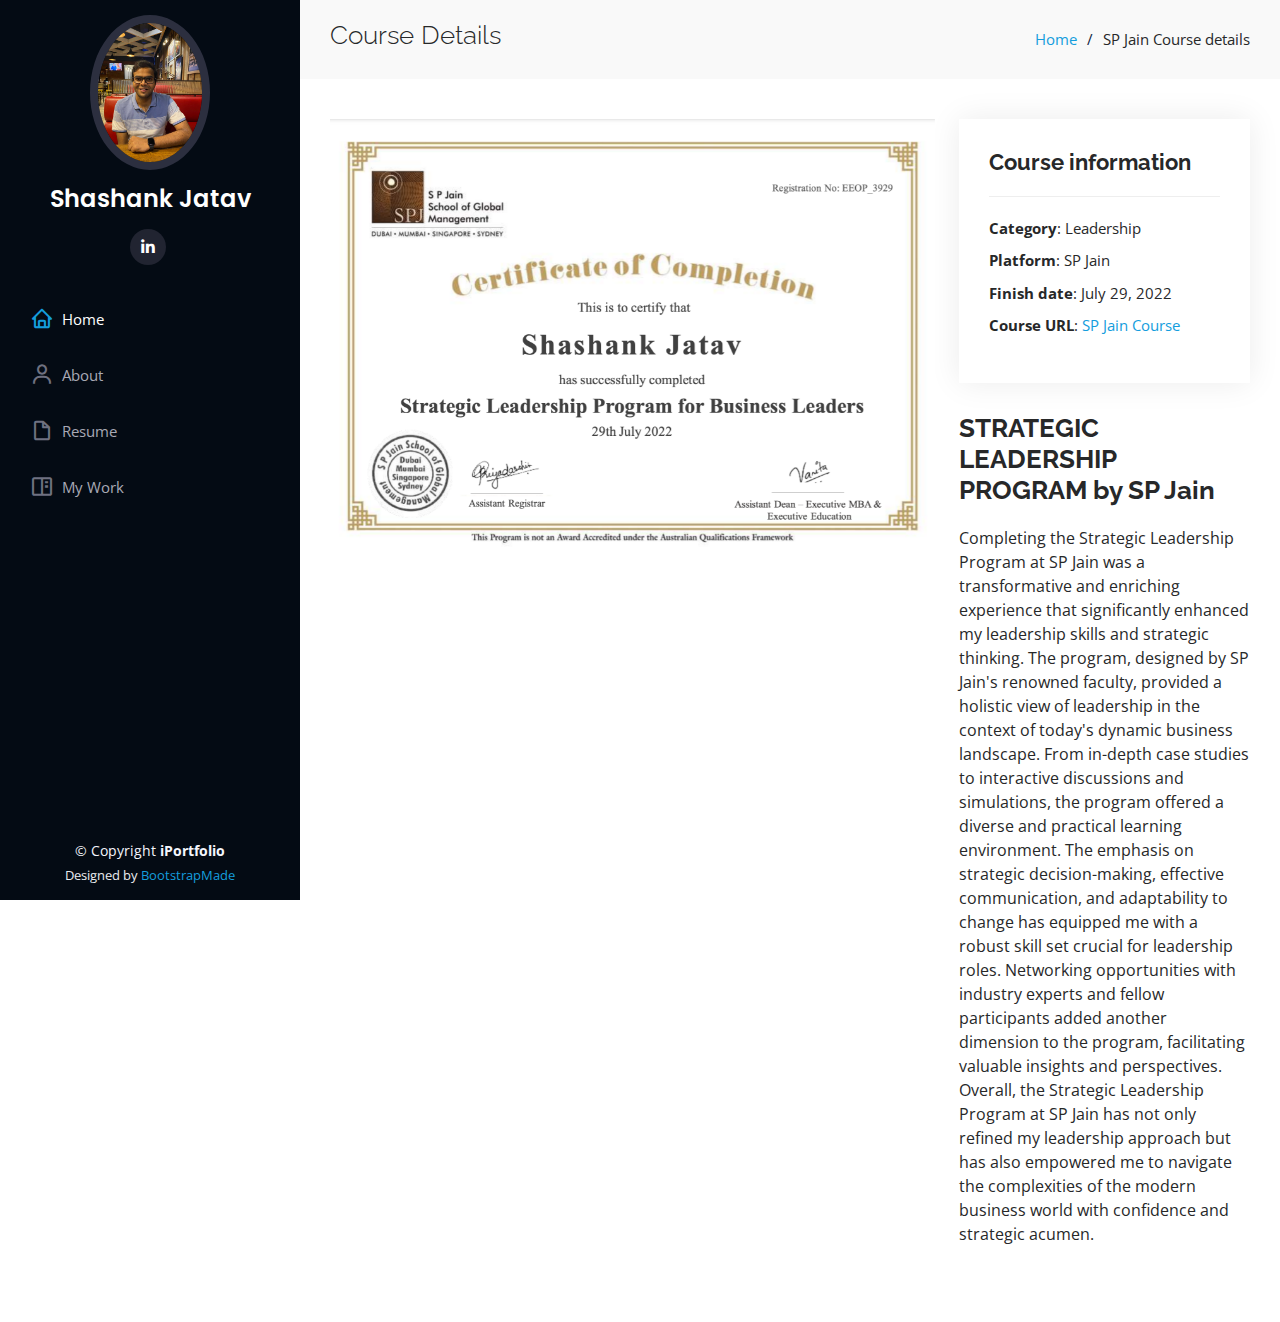
<file: portfolio-details-SPJain.html>
<!DOCTYPE html>
<html lang="en">

<head>
  <meta charset="utf-8">
  <meta content="width=device-width, initial-scale=1.0" name="viewport">

  <title>Course Details - STRATEGIC LEADERSHIP PROGRAM</title>
  <meta content="" name="description">
  <meta content="" name="keywords">

  <!-- Favicons -->
  <link href="assets/img/favicon.png" rel="icon">
  <link href="assets/img/apple-touch-icon.png" rel="apple-touch-icon">

  <!-- Google Fonts -->
  <link href="https://fonts.googleapis.com/css?family=Open+Sans:300,300i,400,400i,600,600i,700,700i|Raleway:300,300i,400,400i,500,500i,600,600i,700,700i|Poppins:300,300i,400,400i,500,500i,600,600i,700,700i" rel="stylesheet">

  <!-- Vendor CSS Files -->
  <link href="assets/vendor/aos/aos.css" rel="stylesheet">
  <link href="assets/vendor/bootstrap/css/bootstrap.min.css" rel="stylesheet">
  <link href="assets/vendor/bootstrap-icons/bootstrap-icons.css" rel="stylesheet">
  <link href="assets/vendor/boxicons/css/boxicons.min.css" rel="stylesheet">
  <link href="assets/vendor/glightbox/css/glightbox.min.css" rel="stylesheet">
  <link href="assets/vendor/swiper/swiper-bundle.min.css" rel="stylesheet">

  <!-- Template Main CSS File -->
  <link href="assets/css/style.css" rel="stylesheet">

  <!-- =======================================================
  * Template Name: iPortfolio
  * Updated: Jan 09 2024 with Bootstrap v5.3.2
  * Template URL: https://bootstrapmade.com/iportfolio-bootstrap-portfolio-websites-template/
  * Author: BootstrapMade.com
  * License: https://bootstrapmade.com/license/
  ======================================================== -->
</head>

<body>

  <!-- ======= Mobile nav toggle button ======= -->
  <i class="bi bi-list mobile-nav-toggle d-xl-none"></i>

  <!-- ======= Header ======= -->
  <header id="header">
    <div class="d-flex flex-column">

      <div class="profile">
        <img src="assets/img/profile-img.jpg" alt="" class="img-fluid rounded-circle">
        <h1 class="text-light"><a href="index.html">Shashank Jatav</a></h1>
        <div class="social-links mt-3 text-center">
          <a href="https://www.linkedin.com/in/shashank-jatav-6a071216/" target="_blank" class="linkedin"><i class="bx bxl-linkedin"></i></a>
        </div>
      </div>

      <nav id="navbar" class="nav-menu navbar">
        <ul>
          <li><a href="index.html#hero" class="nav-link scrollto active"><i class="bx bx-home"></i> <span>Home</span></a></li>
          <li><a href="index.html#about" class="nav-link scrollto"><i class="bx bx-user"></i> <span>About</span></a></li>
          <li><a href="index.html#resume" class="nav-link scrollto"><i class="bx bx-file-blank"></i> <span>Resume</span></a></li>
          <li><a href="index.html#portfolio" class="nav-link scrollto"><i class="bx bx-book-content"></i> <span>My Work</span></a></li>
        </ul>
      </nav><!-- .nav-menu -->
    </div>
  </header><!-- End Header -->

  <main id="main">

    <!-- ======= Breadcrumbs ======= -->
    <section id="breadcrumbs" class="breadcrumbs">
      <div class="container">

        <div class="d-flex justify-content-between align-items-center">
          <h2>Course Details</h2>
          <ol>
            <li><a href="index.html">Home</a></li>
            <li>SP Jain Course details</li>
          </ol>
        </div>

      </div>
    </section><!-- End Breadcrumbs -->

    <!-- ======= Portfolio Details Section ======= -->
    <section id="portfolio-details" class="portfolio-details">
      <div class="container">

        <div class="row gy-4">

          <div class="col-lg-8">
            <div class="portfolio-details-slider swiper">
              <div class="swiper-wrapper align-items-center">

                <div class="swiper-slide">
                  <img src="assets/img/portfolio/SPJainCourse.png" alt="">
                </div>

              </div>
              <div class="swiper-pagination"></div>
            </div>
          </div>

          <div class="col-lg-4">
            <div class="portfolio-info">
              <h3>Course information</h3>
              <ul>
                <li><strong>Category</strong>: Leadership</li>
                <li><strong>Platform</strong>: SP Jain</li>
                <li><strong>Finish date</strong>: July 29, 2022</li>
                <li><strong>Course URL</strong>: <a href="https://executive-education.spjain.org/lp/strategic-leadership" target="_blank">SP Jain Course</a></li>
              </ul>
            </div>
            <div class="portfolio-description">
              <h2>STRATEGIC LEADERSHIP PROGRAM by SP Jain</h2>
              <p>
                Completing the Strategic Leadership Program at SP Jain was a transformative and enriching experience that significantly enhanced my leadership skills and strategic thinking. The program, designed by SP Jain's renowned faculty, provided a holistic view of leadership in the context of today's dynamic business landscape. From in-depth case studies to interactive discussions and simulations, the program offered a diverse and practical learning environment. The emphasis on strategic decision-making, effective communication, and adaptability to change has equipped me with a robust skill set crucial for leadership roles. Networking opportunities with industry experts and fellow participants added another dimension to the program, facilitating valuable insights and perspectives. Overall, the Strategic Leadership Program at SP Jain has not only refined my leadership approach but has also empowered me to navigate the complexities of the modern business world with confidence and strategic acumen.
              </p>
            </div>
          </div>

        </div>

      </div>
    </section><!-- End Portfolio Details Section -->

  </main><!-- End #main -->

  <!-- ======= Footer ======= -->
  <footer id="footer">
    <div class="container">
      <div class="copyright">
        &copy; Copyright <strong><span>iPortfolio</span></strong>
      </div>
      <div class="credits">
        <!-- All the links in the footer should remain intact. -->
        <!-- You can delete the links only if you purchased the pro version. -->
        <!-- Licensing information: https://bootstrapmade.com/license/ -->
        <!-- Purchase the pro version with working PHP/AJAX contact form: https://bootstrapmade.com/iportfolio-bootstrap-portfolio-websites-template/ -->
        Designed by <a href="https://bootstrapmade.com/">BootstrapMade</a>
      </div>
    </div>
  </footer><!-- End  Footer -->

  <a href="#" class="back-to-top d-flex align-items-center justify-content-center"><i class="bi bi-arrow-up-short"></i></a>

  <!-- Vendor JS Files -->
  <script src="assets/vendor/purecounter/purecounter_vanilla.js"></script>
  <script src="assets/vendor/aos/aos.js"></script>
  <script src="assets/vendor/bootstrap/js/bootstrap.bundle.min.js"></script>
  <script src="assets/vendor/glightbox/js/glightbox.min.js"></script>
  <script src="assets/vendor/isotope-layout/isotope.pkgd.min.js"></script>
  <script src="assets/vendor/swiper/swiper-bundle.min.js"></script>
  <script src="assets/vendor/typed.js/typed.umd.js"></script>
  <script src="assets/vendor/waypoints/noframework.waypoints.js"></script>
  <script src="assets/vendor/php-email-form/validate.js"></script>

  <!-- Template Main JS File -->
  <script src="assets/js/main.js"></script>

</body>

</html>
</file>
<file: assets/css/style.css>
/**
* Template Name: iPortfolio
* Updated: Jan 09 2024 with Bootstrap v5.3.2
* Template URL: https://bootstrapmade.com/iportfolio-bootstrap-portfolio-websites-template/
* Author: BootstrapMade.com
* License: https://bootstrapmade.com/license/
*/

/*--------------------------------------------------------------
# General
--------------------------------------------------------------*/
body {
  font-family: "Open Sans", sans-serif;
  color: #272829;
}

a {
  color: #149ddd;
  text-decoration: none;
}

a:hover {
  color: #37b3ed;
  text-decoration: none;
}

h1,
h2,
h3,
h4,
h5,
h6 {
  font-family: "Raleway", sans-serif;
}

/*--------------------------------------------------------------
# Back to top button
--------------------------------------------------------------*/
.back-to-top {
  position: fixed;
  visibility: hidden;
  opacity: 0;
  right: 15px;
  bottom: 15px;
  z-index: 996;
  background: #149ddd;
  width: 40px;
  height: 40px;
  border-radius: 50px;
  transition: all 0.4s;
}

.back-to-top i {
  font-size: 28px;
  color: #fff;
  line-height: 0;
}

.back-to-top:hover {
  background: #2eafec;
  color: #fff;
}

.back-to-top.active {
  visibility: visible;
  opacity: 1;
}

/*--------------------------------------------------------------
# Header
--------------------------------------------------------------*/
#header {
  position: fixed;
  top: 0;
  left: 0;
  bottom: 0;
  width: 300px;
  transition: all ease-in-out 0.5s;
  z-index: 9997;
  transition: all 0.5s;
  padding: 0 15px;
  background: #040b14;
  overflow-y: auto;
}

#header .profile img {
  margin: 15px auto;
  display: block;
  width: 120px;
  border: 8px solid #2c2f3f;
}

#header .profile h1 {
  font-size: 24px;
  margin: 0;
  padding: 0;
  font-weight: 600;
  -moz-text-align-last: center;
  text-align-last: center;
  font-family: "Poppins", sans-serif;
}

#header .profile h1 a,
#header .profile h1 a:hover {
  color: #fff;
  text-decoration: none;
}

#header .profile .social-links a {
  font-size: 18px;
  display: inline-block;
  background: #212431;
  color: #fff;
  line-height: 1;
  padding: 8px 0;
  margin-right: 4px;
  border-radius: 50%;
  text-align: center;
  width: 36px;
  height: 36px;
  transition: 0.3s;
}

#header .profile .social-links a:hover {
  background: #149ddd;
  color: #fff;
  text-decoration: none;
}

#main {
  margin-left: 300px;
}

.container,
.container-fluid {
  padding-left: 30px;
  padding-right: 30px;
}

@media (max-width: 1199px) {
  #header {
    left: -300px;
  }

  #main {
    margin-left: 0;
  }

  .container,
  .container-fluid {
    padding-left: 12px;
    padding-right: 12px;
  }
}

/*--------------------------------------------------------------
# Navigation Menu
--------------------------------------------------------------*/
/* Desktop Navigation */
.nav-menu {
  padding: 30px 0 0 0;
}

.nav-menu * {
  margin: 0;
  padding: 0;
  list-style: none;
}

.nav-menu>ul>li {
  position: relative;
  white-space: nowrap;
}

.nav-menu a,
.nav-menu a:focus {
  display: flex;
  align-items: center;
  color: #a8a9b4;
  padding: 12px 15px;
  margin-bottom: 8px;
  transition: 0.3s;
  font-size: 15px;
}

.nav-menu a i,
.nav-menu a:focus i {
  font-size: 24px;
  padding-right: 8px;
  color: #6f7180;
}

.nav-menu a:hover,
.nav-menu .active,
.nav-menu .active:focus,
.nav-menu li:hover>a {
  text-decoration: none;
  color: #fff;
}

.nav-menu a:hover i,
.nav-menu .active i,
.nav-menu .active:focus i,
.nav-menu li:hover>a i {
  color: #149ddd;
}

/* Mobile Navigation */
.mobile-nav-toggle {
  position: fixed;
  right: 15px;
  top: 15px;
  z-index: 9998;
  border: 0;
  font-size: 24px;
  transition: all 0.4s;
  outline: none !important;
  background-color: #149ddd;
  color: #fff;
  width: 40px;
  height: 40px;
  display: inline-flex;
  align-items: center;
  justify-content: center;
  line-height: 0;
  border-radius: 50px;
  cursor: pointer;
}

.mobile-nav-active {
  overflow: hidden;
}

.mobile-nav-active #header {
  left: 0;
}

/*--------------------------------------------------------------
# Hero Section
--------------------------------------------------------------*/
#hero {
  width: 100%;
  height: 100vh;
  background: url("../img/Background.jpg") top center;
  background-size: cover;
}

#hero:before {
  content: "";
  background: rgba(5, 13, 24, 0.3);
  position: absolute;
  bottom: 0;
  top: 0;
  left: 0;
  right: 0;
  z-index: 1;
}

#hero .hero-container {
  position: relative;
  z-index: 2;
  min-width: 300px;
}

#hero h1 {
  margin: 0 0 10px 0;
  font-size: 64px;
  font-weight: 700;
  line-height: 56px;
  color: #fff;
}

#hero p {
  color: #fff;
  margin-bottom: 50px;
  font-size: 26px;
  font-family: "Poppins", sans-serif;
}

#hero p span {
  color: #fff;
  padding-bottom: 4px;
  letter-spacing: 1px;
  border-bottom: 3px solid #149ddd;
}

@media (min-width: 1024px) {
  #hero {
    background-attachment: fixed;
  }
}

@media (max-width: 768px) {
  #hero h1 {
    font-size: 28px;
    line-height: 36px;
  }

  #hero h2 {
    font-size: 18px;
    line-height: 24px;
    margin-bottom: 30px;
  }
}

/*--------------------------------------------------------------
# Sections General
--------------------------------------------------------------*/
section {
  padding: 60px 0;
  overflow: hidden;
}

.section-bg {
  background: #f5f8fd;
}

.section-title {
  padding-bottom: 30px;
}

.section-title h2 {
  font-size: 32px;
  font-weight: bold;
  margin-bottom: 20px;
  padding-bottom: 20px;
  position: relative;
  color: #173b6c;
}

.section-title h2::after {
  content: "";
  position: absolute;
  display: block;
  width: 50px;
  height: 3px;
  background: #149ddd;
  bottom: 0;
  left: 0;
}

.section-title p {
  margin-bottom: 0;
}

/*--------------------------------------------------------------
# About
--------------------------------------------------------------*/
.about .content h3 {
  font-weight: 700;
  font-size: 26px;
  color: #173b6c;
}

.about .content ul {
  list-style: none;
  padding: 0;
}

.about .content ul li {
  margin-bottom: 20px;
  display: flex;
  align-items: center;
}

.about .content ul strong {
  margin-right: 10px;
}

.about .content ul i {
  font-size: 16px;
  margin-right: 5px;
  color: #149ddd;
  line-height: 0;
}

.about .content p:last-child {
  margin-bottom: 0;
}

/*--------------------------------------------------------------
# Facts
--------------------------------------------------------------*/
.facts {
  padding-bottom: 30px;
}

.facts .count-box {
  padding: 30px;
  width: 100%;
}

.facts .count-box i {
  display: block;
  font-size: 44px;
  color: #149ddd;
  float: left;
  line-height: 0;
}

.facts .count-box span {
  font-size: 48px;
  line-height: 40px;
  display: block;
  font-weight: 700;
  color: #050d18;
  margin-left: 60px;
}

.facts .count-box p {
  padding: 15px 0 0 0;
  margin: 0 0 0 60px;
  font-family: "Raleway", sans-serif;
  font-size: 14px;
  color: #122f57;
}

.facts .count-box a {
  font-weight: 600;
  display: block;
  margin-top: 20px;
  color: #122f57;
  font-size: 15px;
  font-family: "Poppins", sans-serif;
  transition: ease-in-out 0.3s;
}

.facts .count-box a:hover {
  color: #1f5297;
}

/*--------------------------------------------------------------
# Akills
--------------------------------------------------------------*/
.skills .progress {
  height: 60px;
  display: block;
  background: none;
  border-radius: 0;
}

.skills .progress .skill {
  padding: 0;
  margin: 0 0 6px 0;
  text-transform: uppercase;
  display: block;
  font-weight: 600;
  font-family: "Poppins", sans-serif;
  color: #050d18;
}

.skills .progress .skill .val {
  float: right;
  font-style: normal;
}

.skills .progress-bar-wrap {
  background: #dce8f8;
  height: 10px;
}

.skills .progress-bar {
  width: 1px;
  height: 10px;
  transition: 0.9s;
  background-color: #149ddd;
}

/*--------------------------------------------------------------
# Resume
--------------------------------------------------------------*/
.resume .resume-title {
  font-size: 26px;
  font-weight: 700;
  margin-top: 20px;
  margin-bottom: 20px;
  color: #050d18;
}

.resume .resume-item {
  padding: 0 0 20px 20px;
  margin-top: -2px;
  border-left: 2px solid #1f5297;
  position: relative;
}

.resume .resume-item h4 {
  line-height: 18px;
  font-size: 18px;
  font-weight: 600;
  text-transform: uppercase;
  font-family: "Poppins", sans-serif;
  color: #050d18;
  margin-bottom: 10px;
}

.resume .resume-item h5 {
  font-size: 16px;
  background: #e4edf9;
  padding: 5px 15px;
  display: inline-block;
  font-weight: 600;
  margin-bottom: 10px;
}

.resume .resume-item ul {
  padding-left: 20px;
}

.resume .resume-item ul li {
  padding-bottom: 10px;
}

.resume .resume-item:last-child {
  padding-bottom: 0;
}

.resume .resume-item::before {
  content: "";
  position: absolute;
  width: 16px;
  height: 16px;
  border-radius: 50px;
  left: -9px;
  top: 0;
  background: #fff;
  border: 2px solid #1f5297;
}

/*--------------------------------------------------------------
# Portfolio
--------------------------------------------------------------*/
.portfolio .portfolio-item {
  margin-bottom: 30px;
}

.portfolio #portfolio-flters {
  padding: 0;
  margin: 0 auto 35px auto;
  list-style: none;
  text-align: center;
  background: #fff;
  border-radius: 50px;
  padding: 2px 15px;
}

.portfolio #portfolio-flters li {
  cursor: pointer;
  display: inline-block;
  padding: 10px 15px 8px 15px;
  font-size: 14px;
  font-weight: 600;
  line-height: 1;
  text-transform: uppercase;
  color: #272829;
  margin-bottom: 5px;
  transition: all 0.3s ease-in-out;
}

.portfolio #portfolio-flters li:hover,
.portfolio #portfolio-flters li.filter-active {
  color: #149ddd;
}

.portfolio #portfolio-flters li:last-child {
  margin-right: 0;
}

.portfolio .portfolio-wrap {
  transition: 0.3s;
  position: relative;
  overflow: hidden;
  z-index: 1;
}

.portfolio .portfolio-wrap::before {
  content: "";
  background: rgba(255, 255, 255, 0.5);
  position: absolute;
  left: 0;
  right: 0;
  top: 0;
  bottom: 0;
  transition: all ease-in-out 0.3s;
  z-index: 2;
  opacity: 0;
}

.portfolio .portfolio-wrap .portfolio-links {
  opacity: 1;
  left: 0;
  right: 0;
  bottom: -60px;
  z-index: 3;
  position: absolute;
  transition: all ease-in-out 0.3s;
  display: flex;
  justify-content: center;
}

.portfolio .portfolio-wrap .portfolio-links a {
  color: #fff;
  font-size: 28px;
  text-align: center;
  background: rgba(20, 157, 221, 0.75);
  transition: 0.3s;
  width: 50%;
}

.portfolio .portfolio-wrap .portfolio-links a:hover {
  background: rgba(20, 157, 221, 0.95);
}

.portfolio .portfolio-wrap .portfolio-links a+a {
  border-left: 1px solid #37b3ed;
}

.portfolio .portfolio-wrap:hover::before {
  top: 0;
  left: 0;
  right: 0;
  bottom: 0;
  opacity: 1;
}

.portfolio .portfolio-wrap:hover .portfolio-links {
  opacity: 1;
  bottom: 0;
}

/*--------------------------------------------------------------
# Portfolio Details
--------------------------------------------------------------*/
.portfolio-details {
  padding-top: 40px;
}

.portfolio-details .portfolio-details-slider img {
  width: 100%;
}

.portfolio-details .portfolio-details-slider .swiper-pagination {
  margin-top: 20px;
  position: relative;
}

.portfolio-details .portfolio-details-slider .swiper-pagination .swiper-pagination-bullet {
  width: 12px;
  height: 12px;
  background-color: #fff;
  opacity: 1;
  border: 1px solid #149ddd;
}

.portfolio-details .portfolio-details-slider .swiper-pagination .swiper-pagination-bullet-active {
  background-color: #149ddd;
}

.portfolio-details .portfolio-info {
  padding: 30px;
  box-shadow: 0px 0 30px rgba(5, 13, 24, 0.08);
}

.portfolio-details .portfolio-info h3 {
  font-size: 22px;
  font-weight: 700;
  margin-bottom: 20px;
  padding-bottom: 20px;
  border-bottom: 1px solid #eee;
}

.portfolio-details .portfolio-info ul {
  list-style: none;
  padding: 0;
  font-size: 15px;
}

.portfolio-details .portfolio-info ul li+li {
  margin-top: 10px;
}

.portfolio-details .portfolio-description {
  padding-top: 30px;
}

.portfolio-details .portfolio-description h2 {
  font-size: 26px;
  font-weight: 700;
  margin-bottom: 20px;
}

.portfolio-details .portfolio-description p {
  padding: 0;
}

/*--------------------------------------------------------------
# Services
--------------------------------------------------------------*/
.services .icon-box {
  margin-bottom: 20px;
}

.services .icon {
  float: left;
  display: flex;
  align-items: center;
  justify-content: center;
  width: 54px;
  height: 54px;
  background: #149ddd;
  border-radius: 50%;
  transition: 0.5s;
  border: 1px solid #149ddd;
}

.services .icon i {
  color: #fff;
  font-size: 24px;
  line-height: 0;
}

.services .icon-box:hover .icon {
  background: #fff;
}

.services .icon-box:hover .icon i {
  color: #149ddd;
}

.services .title {
  margin-left: 80px;
  font-weight: 700;
  margin-bottom: 15px;
  font-size: 18px;
}

.services .title a {
  color: #343a40;
}

.services .title a:hover {
  color: #149ddd;
}

.services .description {
  margin-left: 80px;
  line-height: 24px;
  font-size: 14px;
}

/*--------------------------------------------------------------
# Testimonials
--------------------------------------------------------------*/
.testimonials .testimonials-carousel,
.testimonials .testimonials-slider {
  overflow: hidden;
}

.testimonials .testimonial-item {
  box-sizing: content-box;
  text-align: center;
  min-height: 320px;
}

.testimonials .testimonial-item .testimonial-img {
  width: 90px;
  border-radius: 50%;
  margin: 0 auto;
}

.testimonials .testimonial-item h3 {
  font-size: 18px;
  font-weight: bold;
  margin: 10px 0 5px 0;
  color: #111;
}

.testimonials .testimonial-item h4 {
  font-size: 14px;
  color: #999;
  margin: 0;
}

.testimonials .testimonial-item .quote-icon-left,
.testimonials .testimonial-item .quote-icon-right {
  color: #c3e8fa;
  font-size: 26px;
}

.testimonials .testimonial-item .quote-icon-left {
  display: inline-block;
  left: -5px;
  position: relative;
}

.testimonials .testimonial-item .quote-icon-right {
  display: inline-block;
  right: -5px;
  position: relative;
  top: 10px;
}

.testimonials .testimonial-item p {
  font-style: italic;
  margin: 0 15px 15px 15px;
  padding: 20px;
  background: #fff;
  position: relative;
  margin-bottom: 35px;
  border-radius: 6px;
  box-shadow: 0px 2px 15px rgba(0, 0, 0, 0.1);
}

.testimonials .testimonial-item p::after {
  content: "";
  width: 0;
  height: 0;
  border-top: 20px solid #fff;
  border-right: 20px solid transparent;
  border-left: 20px solid transparent;
  position: absolute;
  bottom: -20px;
  left: calc(50% - 20px);
}

.testimonials .swiper-pagination {
  margin-top: 20px;
  position: relative;
}

.testimonials .swiper-pagination .swiper-pagination-bullet {
  width: 12px;
  height: 12px;
  background-color: #fff;
  opacity: 1;
  border: 1px solid #149ddd;
}

.testimonials .swiper-pagination .swiper-pagination-bullet-active {
  background-color: #149ddd;
}

/*--------------------------------------------------------------
# Contact
--------------------------------------------------------------*/
.contact {
  padding-bottom: 130px;
}

.contact .info {
  padding: 30px;
  background: #fff;
  width: 100%;
  box-shadow: 0 0 24px 0 rgba(0, 0, 0, 0.12);
}

.contact .info i {
  font-size: 20px;
  color: #149ddd;
  float: left;
  width: 44px;
  height: 44px;
  background: #dff3fc;
  display: flex;
  justify-content: center;
  align-items: center;
  border-radius: 50px;
  transition: all 0.3s ease-in-out;
}

.contact .info h4 {
  padding: 0 0 0 60px;
  font-size: 22px;
  font-weight: 600;
  margin-bottom: 5px;
  color: #050d18;
}

.contact .info p {
  padding: 0 0 10px 60px;
  margin-bottom: 20px;
  font-size: 14px;
  color: #173b6c;
}

.contact .info .email p {
  padding-top: 5px;
}

.contact .info .social-links {
  padding-left: 60px;
}

.contact .info .social-links a {
  font-size: 18px;
  display: inline-block;
  background: #333;
  color: #fff;
  line-height: 1;
  padding: 8px 0;
  border-radius: 50%;
  text-align: center;
  width: 36px;
  height: 36px;
  transition: 0.3s;
  margin-right: 10px;
}

.contact .info .social-links a:hover {
  background: #149ddd;
  color: #fff;
}

.contact .info .email:hover i,
.contact .info .address:hover i,
.contact .info .phone:hover i {
  background: #149ddd;
  color: #fff;
}

.contact .php-email-form {
  width: 100%;
  padding: 30px;
  background: #fff;
  box-shadow: 0 0 24px 0 rgba(0, 0, 0, 0.12);
}

.contact .php-email-form .form-group {
  padding-bottom: 8px;
}

.contact .php-email-form .validate {
  display: none;
  color: red;
  margin: 0 0 15px 0;
  font-weight: 400;
  font-size: 13px;
}

.contact .php-email-form .error-message {
  display: none;
  color: #fff;
  background: #ed3c0d;
  text-align: left;
  padding: 15px;
  font-weight: 600;
}

.contact .php-email-form .error-message br+br {
  margin-top: 25px;
}

.contact .php-email-form .sent-message {
  display: none;
  color: #fff;
  background: #18d26e;
  text-align: center;
  padding: 15px;
  font-weight: 600;
}

.contact .php-email-form .loading {
  display: none;
  background: #fff;
  text-align: center;
  padding: 15px;
}

.contact .php-email-form .loading:before {
  content: "";
  display: inline-block;
  border-radius: 50%;
  width: 24px;
  height: 24px;
  margin: 0 10px -6px 0;
  border: 3px solid #18d26e;
  border-top-color: #eee;
  animation: animate-loading 1s linear infinite;
}

.contact .php-email-form .form-group {
  margin-bottom: 15px;
}

.contact .php-email-form label {
  padding-bottom: 8px;
}

.contact .php-email-form input,
.contact .php-email-form textarea {
  border-radius: 0;
  box-shadow: none;
  font-size: 14px;
}

.contact .php-email-form input {
  height: 44px;
}

.contact .php-email-form textarea {
  padding: 10px 15px;
}

.contact .php-email-form button[type=submit] {
  background: #149ddd;
  border: 0;
  padding: 10px 24px;
  color: #fff;
  transition: 0.4s;
  border-radius: 4px;
}

.contact .php-email-form button[type=submit]:hover {
  background: #37b3ed;
}

@keyframes animate-loading {
  0% {
    transform: rotate(0deg);
  }

  100% {
    transform: rotate(360deg);
  }
}

/*--------------------------------------------------------------
# Breadcrumbs
--------------------------------------------------------------*/
.breadcrumbs {
  padding: 20px 0;
  background: #f9f9f9;
}

.breadcrumbs h2 {
  font-size: 26px;
  font-weight: 300;
}

.breadcrumbs ol {
  display: flex;
  flex-wrap: wrap;
  list-style: none;
  padding: 0;
  margin: 0;
  font-size: 15px;
}

.breadcrumbs ol li+li {
  padding-left: 10px;
}

.breadcrumbs ol li+li::before {
  display: inline-block;
  padding-right: 10px;
  color: #0e2442;
  content: "/";
}

@media (max-width: 768px) {
  .breadcrumbs .d-flex {
    display: block !important;
  }

  .breadcrumbs ol {
    display: block;
  }

  .breadcrumbs ol li {
    display: inline-block;
  }
}

/*--------------------------------------------------------------
# Footer
--------------------------------------------------------------*/
#footer {
  padding: 15px;
  color: #f4f6fd;
  font-size: 14px;
  position: fixed;
  left: 0;
  bottom: 0;
  width: 300px;
  z-index: 9999;
  background: #040b14;
}

#footer .copyright {
  text-align: center;
}

#footer .credits {
  padding-top: 5px;
  text-align: center;
  font-size: 13px;
  color: #eaebf0;
}

@media (max-width: 1199px) {
  #footer {
    position: static;
    width: auto;
    padding-right: 20px 15px;
  }
}
</file>
